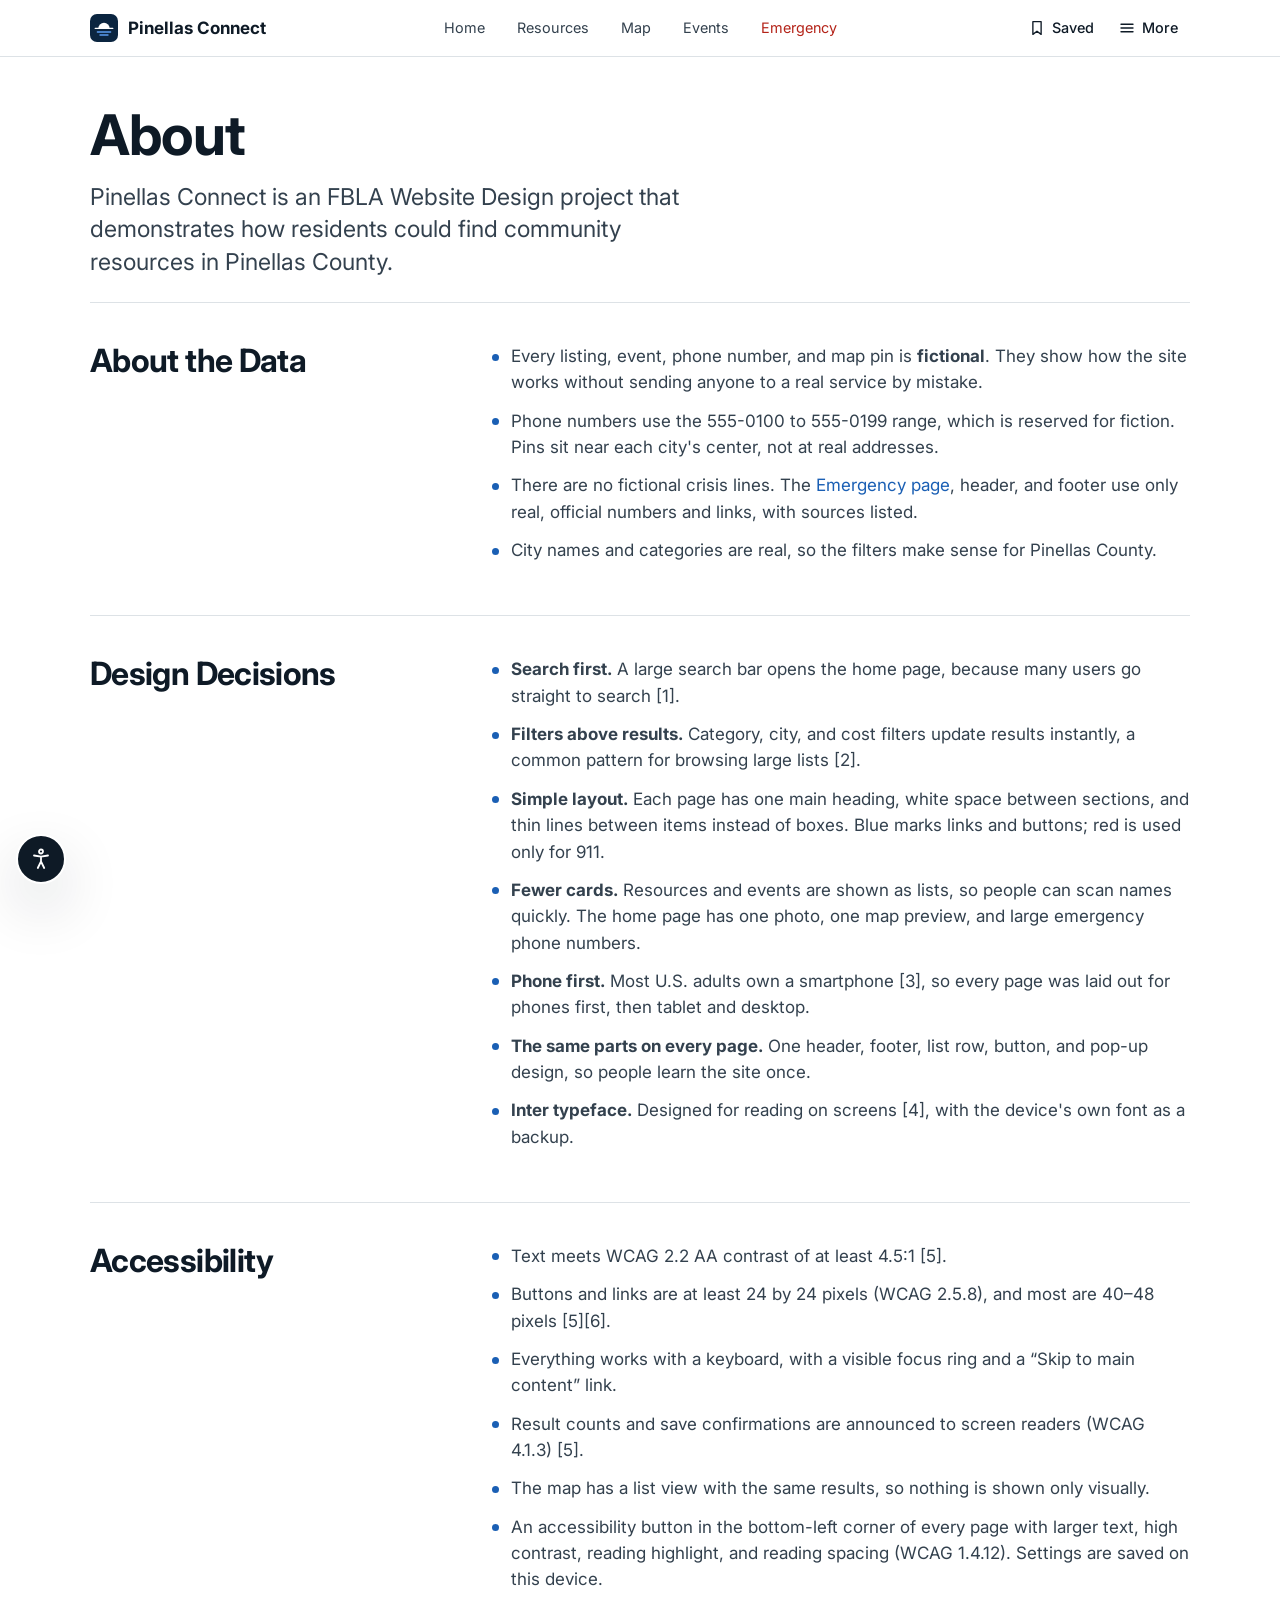
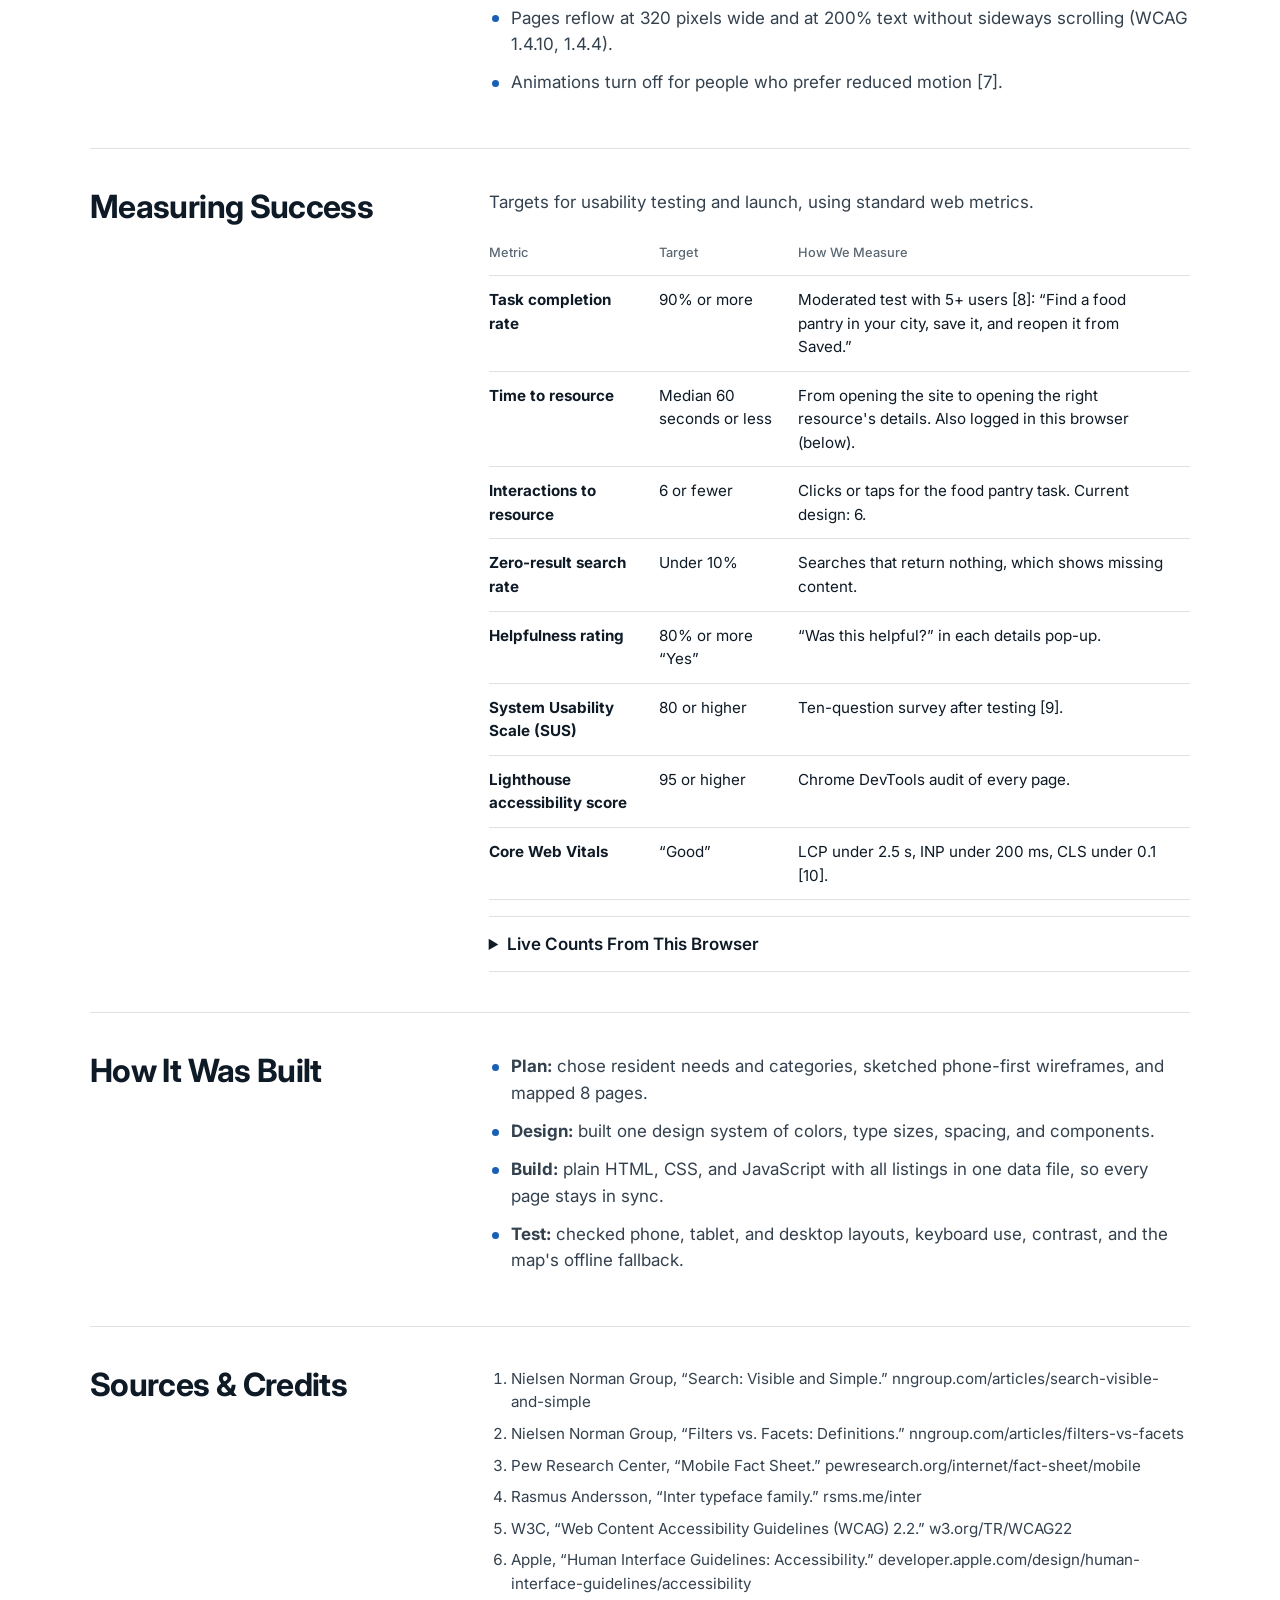
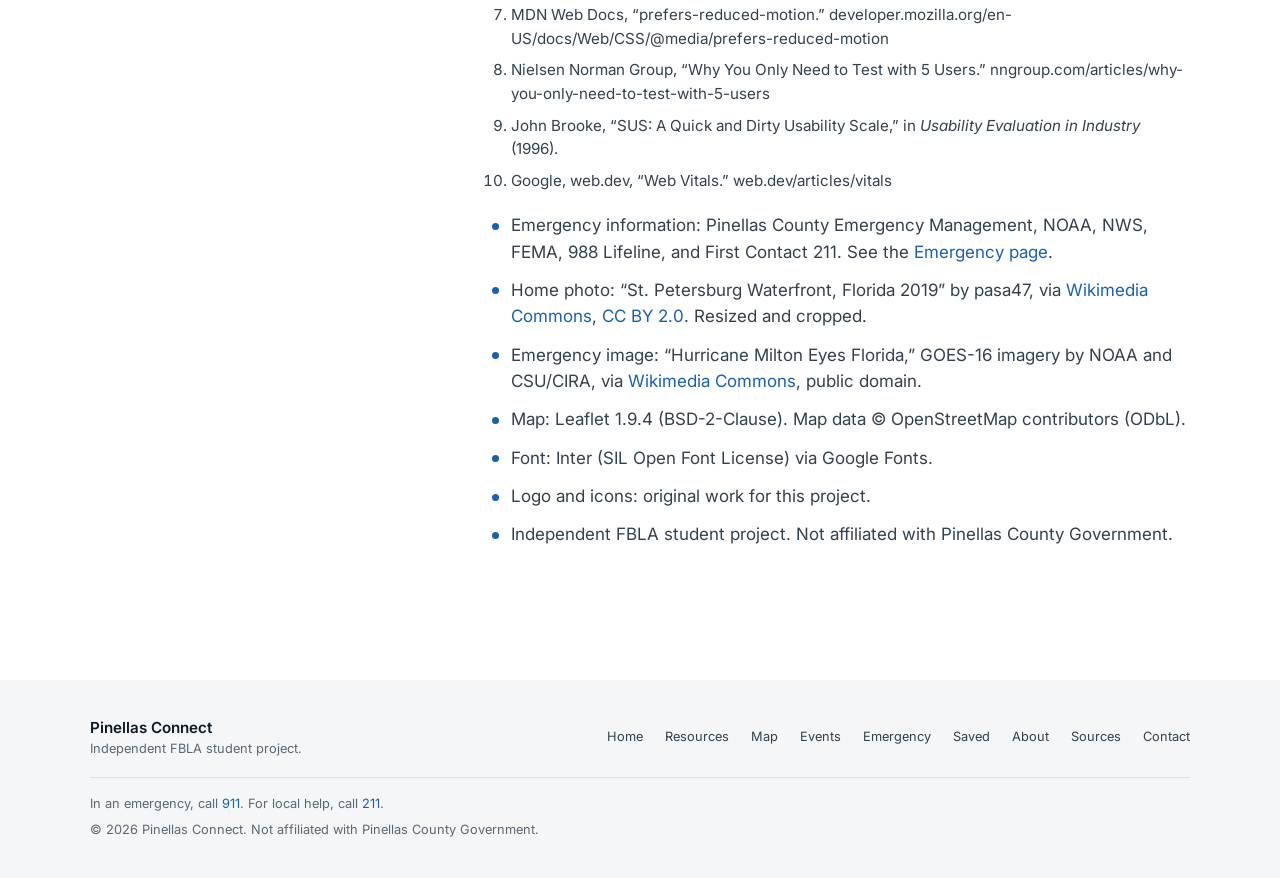
<file: fbla-community-hub/about.html>
<!DOCTYPE html>
<html lang="en">
<head>
  <meta charset="UTF-8">
  <meta name="viewport" content="width=device-width, initial-scale=1.0">
  <meta name="description" content="Why Pinellas Connect exists, how it was designed, and how success is measured.">
  <meta name="theme-color" content="#ffffff">
  <title>About | Pinellas Connect</title>
  <link rel="icon" href="images/logo.svg" type="image/svg+xml">
  <link rel="preconnect" href="https://fonts.googleapis.com">
  <link rel="preconnect" href="https://fonts.gstatic.com" crossorigin>
  <link href="https://fonts.googleapis.com/css2?family=Inter:wght@400;500;600;700&display=swap" rel="stylesheet">
  <link rel="stylesheet" href="css/styles.css?v=13">
</head>
<body>
  <a class="skip-link" href="#main">Skip to main content</a>


  <header class="site-header">
    <div class="container header-inner">
      <a class="logo" href="index.html"><img src="images/logo.svg" alt="" width="28" height="28">Pinellas Connect</a>
      <nav class="nav-links" aria-label="Main">
        <a href="index.html">Home</a>
        <a href="resources.html">Resources</a>
        <a href="map.html">Map</a>
        <a href="events.html">Events</a>
        <a class="nav-emergency" href="emergency.html">Emergency</a>
      </nav>
      <div class="header-actions">
        <a class="saved-link" href="saved.html"><span data-icon="bookmark"></span>Saved<span id="saved-count" class="count-badge" hidden>0</span></a>
        <button id="menu-button" class="more-button" type="button" aria-haspopup="dialog" aria-expanded="false" aria-controls="menu-drawer"><span data-icon="menu"></span><span class="more-label">More</span></button>
      </div>
    </div>
  </header>

  <main id="main">
    <div class="container page-intro">
      <h1>About</h1>
      <p class="lead">Pinellas Connect is an FBLA Website Design project that demonstrates how residents could find community resources in Pinellas County.</p>
    </div>

    <div class="container" style="padding-bottom: 80px">
      <section class="row" id="demo-data">
        <h2>About the Data</h2>
        <div class="row-body">
          <ul class="points">
          <li>Every listing, event, phone number, and map pin is <strong>fictional</strong>. They show how the site works without sending anyone to a real service by mistake.</li>
          <li>Phone numbers use the 555-0100 to 555-0199 range, which is reserved for fiction. Pins sit near each city's center, not at real addresses.</li>
          <li>There are no fictional crisis lines. The <a href="emergency.html">Emergency page</a>, header, and footer use only real, official numbers and links, with sources listed.</li>
          <li>City names and categories are real, so the filters make sense for Pinellas County.</li>
        </ul>
        </div>
      </section>
      <section class="row">
        <h2>Design Decisions</h2>
        <div class="row-body">
          <ul class="points">
          <li><strong>Search first.</strong> A large search bar opens the home page, because many users go straight to search [1].</li>
          <li><strong>Filters above results.</strong> Category, city, and cost filters update results instantly, a common pattern for browsing large lists [2].</li>
          <li><strong>Simple layout.</strong> Each page has one main heading, white space between sections, and thin lines between items instead of boxes. Blue marks links and buttons; red is used only for 911.</li>
          <li><strong>Fewer cards.</strong> Resources and events are shown as lists, so people can scan names quickly. The home page has one photo, one map preview, and large emergency phone numbers.</li>
          <li><strong>Phone first.</strong> Most U.S. adults own a smartphone [3], so every page was laid out for phones first, then tablet and desktop.</li>
          <li><strong>The same parts on every page.</strong> One header, footer, list row, button, and pop-up design, so people learn the site once.</li>
          <li><strong>Inter typeface.</strong> Designed for reading on screens [4], with the device's own font as a backup.</li>
        </ul>
        </div>
      </section>
      <section class="row">
        <h2>Accessibility</h2>
        <div class="row-body">
          <ul class="points">
          <li>Text meets WCAG 2.2 AA contrast of at least 4.5:1 [5].</li>
          <li>Buttons and links are at least 24 by 24 pixels (WCAG 2.5.8), and most are 40–48 pixels [5][6].</li>
          <li>Everything works with a keyboard, with a visible focus ring and a “Skip to main content” link.</li>
          <li>Result counts and save confirmations are announced to screen readers (WCAG 4.1.3) [5].</li>
          <li>The map has a list view with the same results, so nothing is shown only visually.</li>
          <li>An accessibility button in the bottom-left corner of every page with larger text, high contrast, reading highlight, and reading spacing (WCAG 1.4.12). Settings are saved on this device.</li>
          <li>Pages reflow at 320 pixels wide and at 200% text without sideways scrolling (WCAG 1.4.10, 1.4.4).</li>
          <li>Animations turn off for people who prefer reduced motion [7].</li>
        </ul>
        </div>
      </section>
      <section class="row" id="metrics">
        <h2>Measuring Success</h2>
        <div class="row-body">
          <p style="margin-bottom:16px">Targets for usability testing and launch, using standard web metrics.</p>
        <div class="table-wrap">
          <table>
            <caption class="visually-hidden">Success metrics and targets</caption>
            <thead><tr><th scope="col">Metric</th><th scope="col">Target</th><th scope="col">How We Measure</th></tr></thead>
            <tbody>
              <tr><th scope="row">Task completion rate</th><td>90% or more</td><td>Moderated test with 5+ users [8]: “Find a food pantry in your city, save it, and reopen it from Saved.”</td></tr>
              <tr><th scope="row">Time to resource</th><td>Median 60 seconds or less</td><td>From opening the site to opening the right resource's details. Also logged in this browser (below).</td></tr>
              <tr><th scope="row">Interactions to resource</th><td>6 or fewer</td><td>Clicks or taps for the food pantry task. Current design: 6.</td></tr>
              <tr><th scope="row">Zero-result search rate</th><td>Under 10%</td><td>Searches that return nothing, which shows missing content.</td></tr>
              <tr><th scope="row">Helpfulness rating</th><td>80% or more “Yes”</td><td>“Was this helpful?” in each details pop-up.</td></tr>
              <tr><th scope="row">System Usability Scale (SUS)</th><td>80 or higher</td><td>Ten-question survey after testing [9].</td></tr>
              <tr><th scope="row">Lighthouse accessibility score</th><td>95 or higher</td><td>Chrome DevTools audit of every page.</td></tr>
              <tr><th scope="row">Core Web Vitals</th><td>“Good”</td><td>LCP under 2.5 s, INP under 200 ms, CLS under 0.1 [10].</td></tr>
            </tbody>
          </table>
        </div>
        <details class="disclosure">
          <summary>Live Counts From This Browser</summary>
          <p class="muted" style="margin-bottom:12px">Stored only in this browser's localStorage. Median time to resource: <strong id="time-to-resource">—</strong>. Zero-result rate: <strong id="zero-rate">—</strong>. Helpful rating: <strong id="helpful-rate">—</strong>.</p>
          <div class="table-wrap">
            <table>
              <caption class="visually-hidden">Actions counted in this browser</caption>
              <thead><tr><th scope="col">Action</th><th scope="col">Count</th></tr></thead>
              <tbody id="metrics-body"></tbody>
            </table>
          </div>
          <button id="reset-metrics" class="button button-small button-secondary" type="button">Reset Counts</button>
        </details>
        </div>
      </section>
      <section class="row">
        <h2>How It Was Built</h2>
        <div class="row-body">
          <ul class="points">
          <li><strong>Plan:</strong> chose resident needs and categories, sketched phone-first wireframes, and mapped 8 pages.</li>
          <li><strong>Design:</strong> built one design system of colors, type sizes, spacing, and components.</li>
          <li><strong>Build:</strong> plain HTML, CSS, and JavaScript with all listings in one data file, so every page stays in sync.</li>
          <li><strong>Test:</strong> checked phone, tablet, and desktop layouts, keyboard use, contrast, and the map's offline fallback.</li>
        </ul>
        </div>
      </section>
      <section class="row" id="sources">
        <h2>Sources &amp; Credits</h2>
        <div class="row-body">
          <ol class="sources-list">
          <li>Nielsen Norman Group, “Search: Visible and Simple.” nngroup.com/articles/search-visible-and-simple</li>
          <li>Nielsen Norman Group, “Filters vs. Facets: Definitions.” nngroup.com/articles/filters-vs-facets</li>
          <li>Pew Research Center, “Mobile Fact Sheet.” pewresearch.org/internet/fact-sheet/mobile</li>
          <li>Rasmus Andersson, “Inter typeface family.” rsms.me/inter</li>
          <li>W3C, “Web Content Accessibility Guidelines (WCAG) 2.2.” w3.org/TR/WCAG22</li>
          <li>Apple, “Human Interface Guidelines: Accessibility.” developer.apple.com/design/human-interface-guidelines/accessibility</li>
          <li>MDN Web Docs, “prefers-reduced-motion.” developer.mozilla.org/en-US/docs/Web/CSS/@media/prefers-reduced-motion</li>
          <li>Nielsen Norman Group, “Why You Only Need to Test with 5 Users.” nngroup.com/articles/why-you-only-need-to-test-with-5-users</li>
          <li>John Brooke, “SUS: A Quick and Dirty Usability Scale,” in <em>Usability Evaluation in Industry</em> (1996).</li>
          <li>Google, web.dev, “Web Vitals.” web.dev/articles/vitals</li>
        </ol>
        <ul class="points" style="margin-top:20px">
          <li>Emergency information: Pinellas County Emergency Management, NOAA, NWS, FEMA, 988 Lifeline, and First Contact 211. See the <a href="emergency.html">Emergency page</a>.</li>
          <li>Home photo: “St. Petersburg Waterfront, Florida 2019” by pasa47, via <a href="https://commons.wikimedia.org/wiki/File:St._Petersburg_Waterfront,_Florida_2019.jpg">Wikimedia Commons</a>, <a href="https://creativecommons.org/licenses/by/2.0/">CC BY 2.0</a>. Resized and cropped.</li>
          <li>Emergency image: “Hurricane Milton Eyes Florida,” GOES-16 imagery by NOAA and CSU/CIRA, via <a href="https://commons.wikimedia.org/wiki/File:Hurricane_Milton_Eyes_Florida_(CIRA_2024-10-08_-_2024010082220_g16_fd_geocolor_milton-eyes-florida_labels).png">Wikimedia Commons</a>, public domain.</li>
          <li>Map: Leaflet 1.9.4 (BSD-2-Clause). Map data © OpenStreetMap contributors (ODbL).</li>
          <li>Font: Inter (SIL Open Font License) via Google Fonts.</li>
          <li>Logo and icons: original work for this project.</li>
          <li>Independent FBLA student project. Not affiliated with Pinellas County Government.</li>
        </ul>
        </div>
      </section>
    </div>
  </main>

  <dialog id="details-dialog" aria-labelledby="dialog-title">
    <div class="dialog-inner">
      <button id="close-dialog" class="icon-button close-button" type="button" aria-label="Close details"><span data-icon="close"></span></button>
      <div id="dialog-content"></div>
    </div>
  </dialog>

  <dialog id="menu-drawer" class="drawer" aria-label="More pages">
    <div class="drawer-inner">
      <div class="drawer-head">
        <p>More</p>
        <button class="icon-button" type="button" data-close-dialog aria-label="Close"><span data-icon="close"></span></button>
      </div>
      <nav aria-label="More pages">
        <ul>
          <li><a href="about.html">About</a></li>
          <li><a href="about.html#sources">Sources &amp; Credits</a></li>
          <li><a href="contact.html">Contact</a></li>
        </ul>
      </nav>
    </div>
  </dialog>

  <button id="a11y-button" class="a11y-launcher" type="button" aria-haspopup="dialog" aria-expanded="false" aria-controls="a11y-panel" aria-label="Accessibility settings"><span data-icon="disability"></span></button>
  <dialog id="a11y-panel" class="a11y-panel" aria-labelledby="a11y-title">
    <div class="drawer-inner">
      <div class="drawer-head">
        <p id="a11y-title">Accessibility</p>
        <button class="icon-button" type="button" data-close-dialog aria-label="Close accessibility options"><span data-icon="close"></span></button>
      </div>
      <label class="switch">Larger Text <input type="checkbox" data-pref="large-text"></label>
      <label class="switch">High Contrast <input type="checkbox" data-pref="high-contrast"></label>
      <label class="switch">Reading Highlight <input type="checkbox" data-pref="reading-highlight"></label>
      <label class="switch">Reading Spacing <input type="checkbox" data-pref="reading-spacing"></label>
      <div class="a11y-actions">
        <button id="a11y-reset" class="button button-small button-secondary" type="button">Reset</button>
        <button class="button button-small" type="button" data-close-dialog>Done</button>
      </div>
      <p class="muted" style="font-size:.8125rem;margin-top:12px">Saved on this device. Animations follow your system’s reduce-motion setting.</p>
    </div>
  </dialog>

  <footer class="site-footer">
    <div class="container">
      <div class="footer-inner">
        <div>
          <p class="footer-logo">Pinellas Connect</p>
          <p>Independent FBLA student project.</p>
        </div>
        <nav aria-label="Footer">
          <ul class="footer-links">
            <li><a href="index.html">Home</a></li>
            <li><a href="resources.html">Resources</a></li>
            <li><a href="map.html">Map</a></li>
            <li><a href="events.html">Events</a></li>
            <li><a href="emergency.html">Emergency</a></li>
            <li><a href="saved.html">Saved</a></li>
            <li><a href="about.html">About</a></li>
            <li><a href="about.html#sources">Sources</a></li>
            <li><a href="contact.html">Contact</a></li>
          </ul>
        </nav>
      </div>
      <div class="footer-bottom">
        <p>In an emergency, call <a href="tel:911">911</a>. For local help, call <a href="tel:211">211</a>.</p>
        <p>&copy; <span class="js-year">2026</span> Pinellas Connect. Not affiliated with Pinellas County Government.</p>
      </div>
    </div>
  </footer>

  <script src="js/data.js?v=13"></script>
  <script src="js/main.js?v=13"></script>
  <script src="js/about.js?v=13"></script>
</body>
</html>
</file>
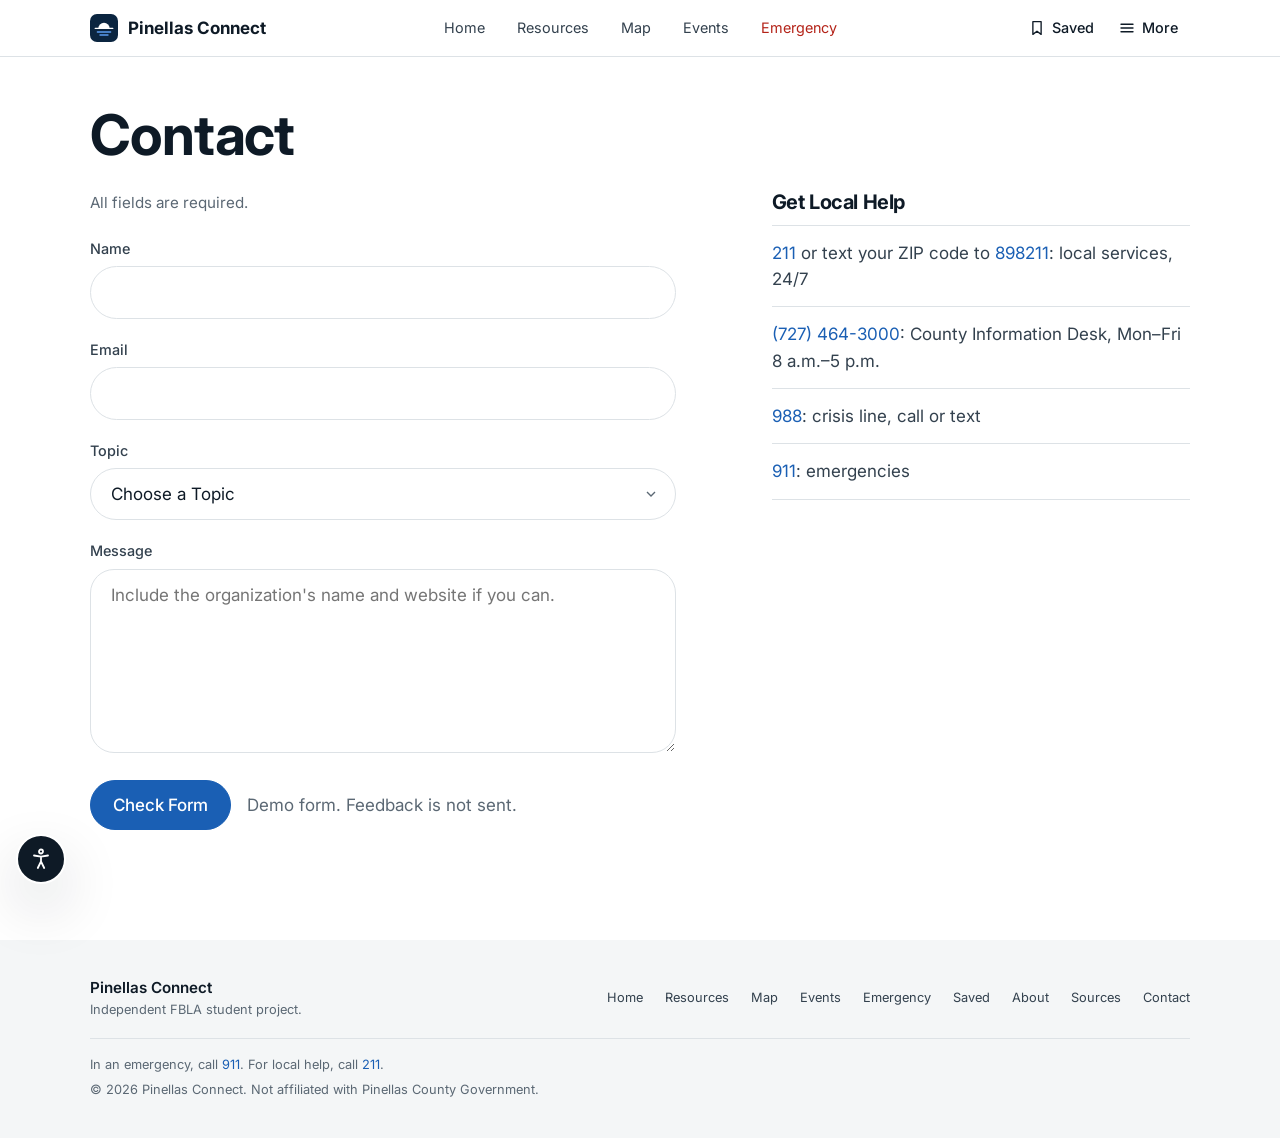
<file: fbla-community-hub/contact.html>
<!DOCTYPE html>
<html lang="en">
<head>
  <meta charset="UTF-8">
  <meta name="viewport" content="width=device-width, initial-scale=1.0">
  <meta name="description" content="Suggest a resource or report outdated information.">
  <meta name="theme-color" content="#ffffff">
  <title>Contact | Pinellas Connect</title>
  <link rel="icon" href="images/logo.svg" type="image/svg+xml">
  <link rel="preconnect" href="https://fonts.googleapis.com">
  <link rel="preconnect" href="https://fonts.gstatic.com" crossorigin>
  <link href="https://fonts.googleapis.com/css2?family=Inter:wght@400;500;600;700&display=swap" rel="stylesheet">
  <link rel="stylesheet" href="css/styles.css?v=13">
</head>
<body>
  <a class="skip-link" href="#main">Skip to main content</a>


  <header class="site-header">
    <div class="container header-inner">
      <a class="logo" href="index.html"><img src="images/logo.svg" alt="" width="28" height="28">Pinellas Connect</a>
      <nav class="nav-links" aria-label="Main">
        <a href="index.html">Home</a>
        <a href="resources.html">Resources</a>
        <a href="map.html">Map</a>
        <a href="events.html">Events</a>
        <a class="nav-emergency" href="emergency.html">Emergency</a>
      </nav>
      <div class="header-actions">
        <a class="saved-link" href="saved.html"><span data-icon="bookmark"></span>Saved<span id="saved-count" class="count-badge" hidden>0</span></a>
        <button id="menu-button" class="more-button" type="button" aria-haspopup="dialog" aria-expanded="false" aria-controls="menu-drawer"><span data-icon="menu"></span><span class="more-label">More</span></button>
      </div>
    </div>
  </header>

  <main id="main">
    <div class="container page-intro">
      <h1>Contact</h1>
    </div>

    <div class="container contact-layout">
      <div>
        <form id="contact-form" novalidate>
          <p class="form-note">All fields are required.</p>
          <div class="field">
            <label for="name">Name</label>
            <input id="name" type="text" autocomplete="name" aria-describedby="name-error">
            <p id="name-error" class="error" aria-live="polite"></p>
          </div>
          <div class="field">
            <label for="email">Email</label>
            <input id="email" type="email" autocomplete="email" aria-describedby="email-error">
            <p id="email-error" class="error" aria-live="polite"></p>
          </div>
          <div class="field">
            <label for="topic">Topic</label>
            <select id="topic" aria-describedby="topic-error">
              <option value="">Choose a Topic</option>
              <option value="suggest">Suggest a Resource</option>
              <option value="update">Report Outdated Info</option>
              <option value="event">Suggest an Event</option>
              <option value="feedback">Website Feedback</option>
            </select>
            <p id="topic-error" class="error" aria-live="polite"></p>
          </div>
          <div class="field">
            <label for="message">Message</label>
            <textarea id="message" rows="6" aria-describedby="message-error" placeholder="Include the organization's name and website if you can."></textarea>
            <p id="message-error" class="error" aria-live="polite"></p>
          </div>
          <div class="form-submit">
            <button class="button" type="submit" aria-describedby="demo-note">Check Form</button>
            <p id="demo-note" class="muted">Demo form. Feedback is not sent.</p>
          </div>
        </form>

        <div id="form-success" class="success-box" tabindex="-1" hidden>
          <h2>Form Looks Good, <span id="success-name"></span></h2>
          <p>Everything is filled out correctly. This is a demo form, so your feedback was not sent.</p>
          <button id="send-another" class="button button-secondary" type="button">Start Over</button>
        </div>
      </div>

      <aside class="side-info" aria-labelledby="help-heading">
        <h2 id="help-heading">Get Local Help</h2>
        <ul>
          <li><a href="tel:211">211</a> or text your ZIP code to <a href="sms:898211">898211</a>: local services, 24/7</li>
          <li><a href="tel:7274643000">(727) 464-3000</a>: County Information Desk, Mon–Fri 8 a.m.–5 p.m.</li>
          <li><a href="tel:988">988</a>: crisis line, call or text</li>
          <li><a href="tel:911">911</a>: emergencies</li>
        </ul>
      </aside>
    </div>
  </main>

  <dialog id="details-dialog" aria-labelledby="dialog-title">
    <div class="dialog-inner">
      <button id="close-dialog" class="icon-button close-button" type="button" aria-label="Close details"><span data-icon="close"></span></button>
      <div id="dialog-content"></div>
    </div>
  </dialog>

  <dialog id="menu-drawer" class="drawer" aria-label="More pages">
    <div class="drawer-inner">
      <div class="drawer-head">
        <p>More</p>
        <button class="icon-button" type="button" data-close-dialog aria-label="Close"><span data-icon="close"></span></button>
      </div>
      <nav aria-label="More pages">
        <ul>
          <li><a href="about.html">About</a></li>
          <li><a href="about.html#sources">Sources &amp; Credits</a></li>
          <li><a href="contact.html">Contact</a></li>
        </ul>
      </nav>
    </div>
  </dialog>

  <button id="a11y-button" class="a11y-launcher" type="button" aria-haspopup="dialog" aria-expanded="false" aria-controls="a11y-panel" aria-label="Accessibility settings"><span data-icon="disability"></span></button>
  <dialog id="a11y-panel" class="a11y-panel" aria-labelledby="a11y-title">
    <div class="drawer-inner">
      <div class="drawer-head">
        <p id="a11y-title">Accessibility</p>
        <button class="icon-button" type="button" data-close-dialog aria-label="Close accessibility options"><span data-icon="close"></span></button>
      </div>
      <label class="switch">Larger Text <input type="checkbox" data-pref="large-text"></label>
      <label class="switch">High Contrast <input type="checkbox" data-pref="high-contrast"></label>
      <label class="switch">Reading Highlight <input type="checkbox" data-pref="reading-highlight"></label>
      <label class="switch">Reading Spacing <input type="checkbox" data-pref="reading-spacing"></label>
      <div class="a11y-actions">
        <button id="a11y-reset" class="button button-small button-secondary" type="button">Reset</button>
        <button class="button button-small" type="button" data-close-dialog>Done</button>
      </div>
      <p class="muted" style="font-size:.8125rem;margin-top:12px">Saved on this device. Animations follow your system’s reduce-motion setting.</p>
    </div>
  </dialog>

  <footer class="site-footer">
    <div class="container">
      <div class="footer-inner">
        <div>
          <p class="footer-logo">Pinellas Connect</p>
          <p>Independent FBLA student project.</p>
        </div>
        <nav aria-label="Footer">
          <ul class="footer-links">
            <li><a href="index.html">Home</a></li>
            <li><a href="resources.html">Resources</a></li>
            <li><a href="map.html">Map</a></li>
            <li><a href="events.html">Events</a></li>
            <li><a href="emergency.html">Emergency</a></li>
            <li><a href="saved.html">Saved</a></li>
            <li><a href="about.html">About</a></li>
            <li><a href="about.html#sources">Sources</a></li>
            <li><a href="contact.html">Contact</a></li>
          </ul>
        </nav>
      </div>
      <div class="footer-bottom">
        <p>In an emergency, call <a href="tel:911">911</a>. For local help, call <a href="tel:211">211</a>.</p>
        <p>&copy; <span class="js-year">2026</span> Pinellas Connect. Not affiliated with Pinellas County Government.</p>
      </div>
    </div>
  </footer>

  <script src="js/data.js?v=13"></script>
  <script src="js/main.js?v=13"></script>
  <script src="js/contact.js?v=13"></script>
</body>
</html>
</file>
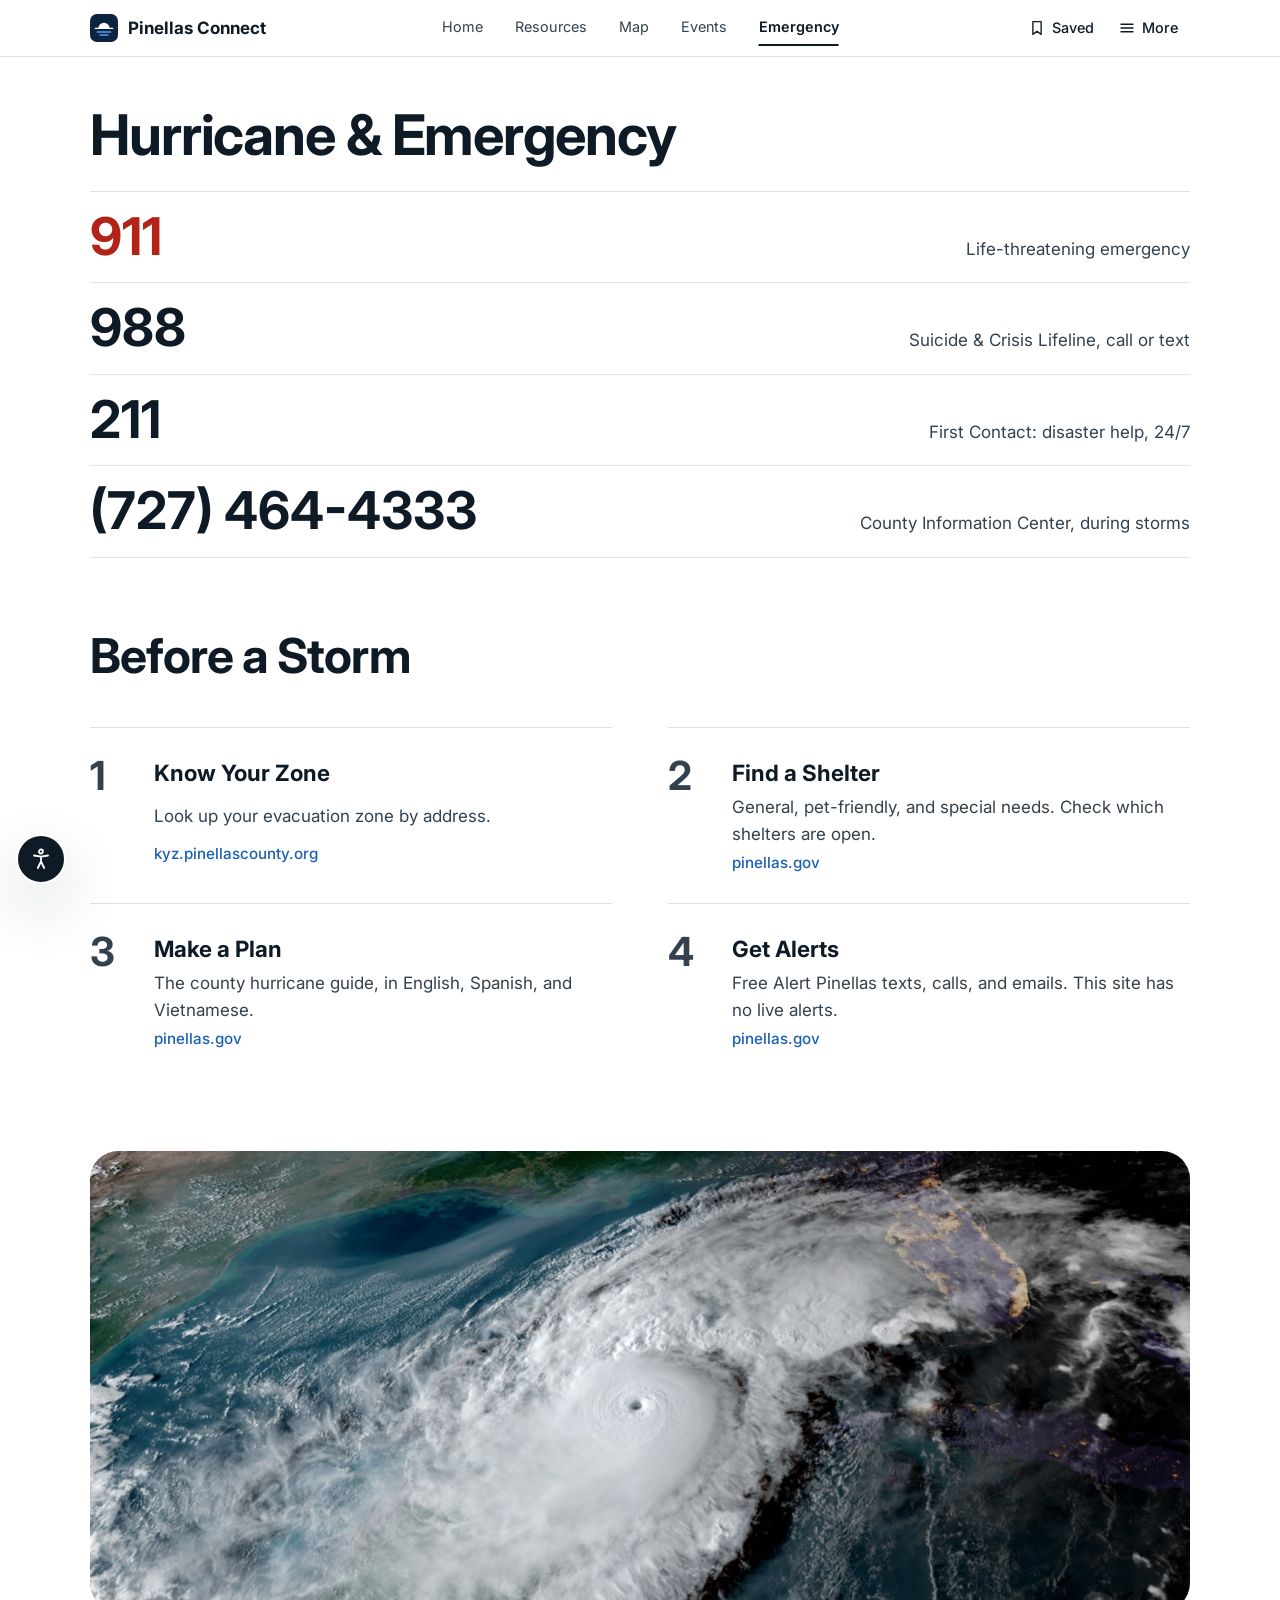
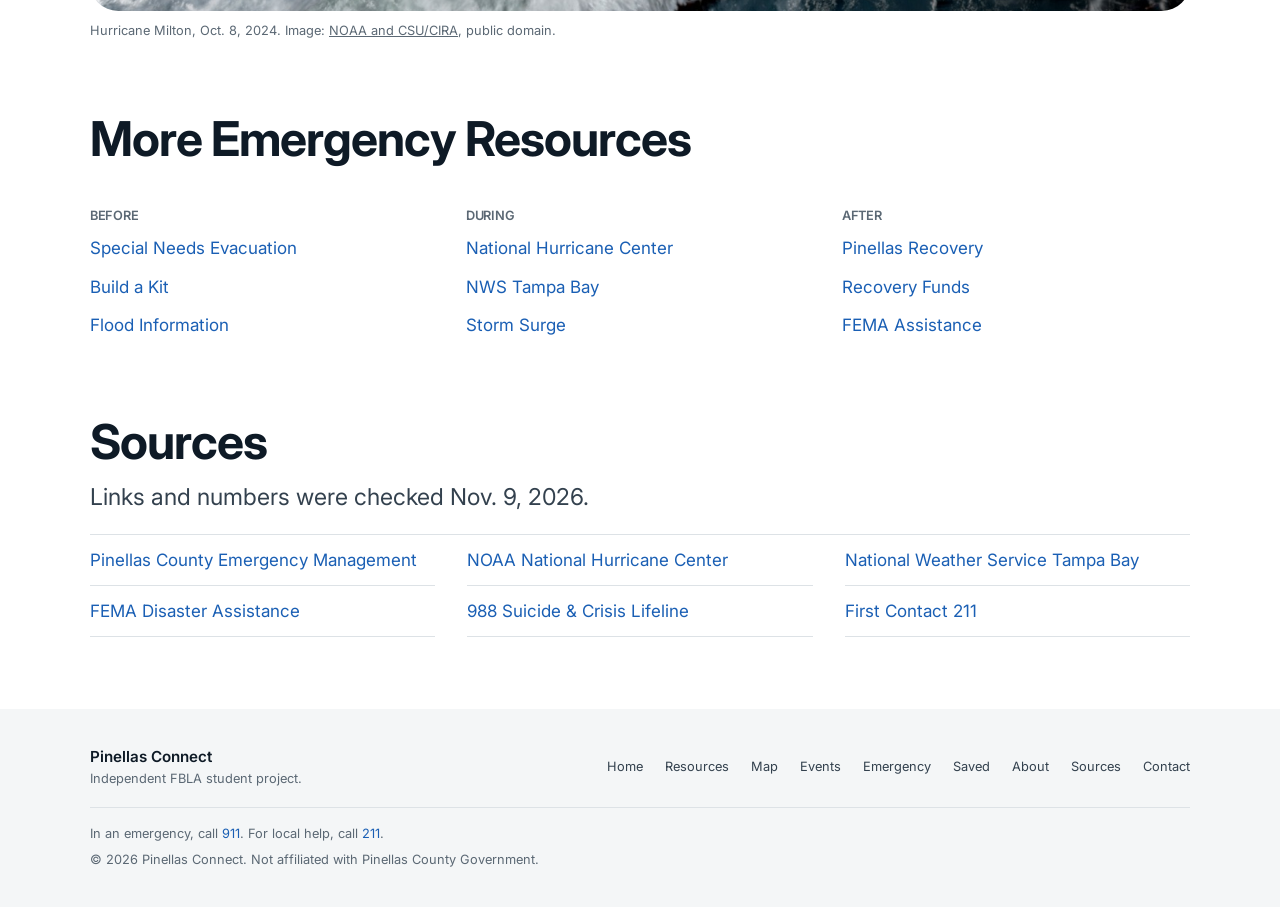
<file: fbla-community-hub/emergency.html>
<!DOCTYPE html>
<html lang="en">
<head>
  <meta charset="UTF-8">
  <meta name="viewport" content="width=device-width, initial-scale=1.0">
  <meta name="description" content="Evacuation zones, shelters, and official emergency help for Pinellas County.">
  <meta name="theme-color" content="#ffffff">
  <title>Hurricane & Emergency | Pinellas Connect</title>
  <link rel="icon" href="images/logo.svg" type="image/svg+xml">
  <link rel="preconnect" href="https://fonts.googleapis.com">
  <link rel="preconnect" href="https://fonts.gstatic.com" crossorigin>
  <link href="https://fonts.googleapis.com/css2?family=Inter:wght@400;500;600;700&display=swap" rel="stylesheet">
  <link rel="stylesheet" href="css/styles.css?v=13">
</head>
<body>
  <a class="skip-link" href="#main">Skip to main content</a>


  <header class="site-header">
    <div class="container header-inner">
      <a class="logo" href="index.html"><img src="images/logo.svg" alt="" width="28" height="28">Pinellas Connect</a>
      <nav class="nav-links" aria-label="Main">
        <a href="index.html">Home</a>
        <a href="resources.html">Resources</a>
        <a href="map.html">Map</a>
        <a href="events.html">Events</a>
        <a class="nav-emergency" href="emergency.html">Emergency</a>
      </nav>
      <div class="header-actions">
        <a class="saved-link" href="saved.html"><span data-icon="bookmark"></span>Saved<span id="saved-count" class="count-badge" hidden>0</span></a>
        <button id="menu-button" class="more-button" type="button" aria-haspopup="dialog" aria-expanded="false" aria-controls="menu-drawer"><span data-icon="menu"></span><span class="more-label">More</span></button>
      </div>
    </div>
  </header>

  <main id="main">
    <div class="container page-intro">
      <h1>Hurricane &amp; Emergency</h1>
    </div>

    <section class="container" aria-labelledby="call-heading">
      <h2 id="call-heading" class="visually-hidden">Phone Numbers</h2>
      <div class="call-list">
        <a class="call-row-link is-911" href="tel:911"><strong>911</strong><span>Life-threatening emergency</span></a>
        <a class="call-row-link" href="tel:988"><strong>988</strong><span>Suicide &amp; Crisis Lifeline, call or text</span></a>
        <a class="call-row-link" href="tel:211"><strong>211</strong><span>First Contact: disaster help, 24/7</span></a>
        <a class="call-row-link" href="tel:7274644333"><strong>(727) 464-4333</strong><span>County Information Center, during storms</span></a>
      </div>
    </section>

    <section class="section" aria-labelledby="actions-heading">
      <div class="container">
        <div class="section-intro">
          <h2 id="actions-heading">Before a Storm</h2>
        </div>
        <div class="steps">
          <a class="step" href="https://kyz.pinellascounty.org" target="_blank" rel="noopener">
            <span class="step-number" aria-hidden="true">1</span>
            <strong>Know Your Zone</strong><span>Look up your evacuation zone by address.</span><span class="source">kyz.pinellascounty.org<span class="visually-hidden"> (opens in a new tab)</span></span>
          </a>
          <a class="step" href="https://pinellas.gov/emergency-information/public-shelters/" target="_blank" rel="noopener">
            <span class="step-number" aria-hidden="true">2</span>
            <strong>Find a Shelter</strong><span>General, pet-friendly, and special needs. Check which shelters are open.</span><span class="source">pinellas.gov<span class="visually-hidden"> (opens in a new tab)</span></span>
          </a>
          <a class="step" href="https://pinellas.gov/hurricane-guide/" target="_blank" rel="noopener">
            <span class="step-number" aria-hidden="true">3</span>
            <strong>Make a Plan</strong><span>The county hurricane guide, in English, Spanish, and Vietnamese.</span><span class="source">pinellas.gov<span class="visually-hidden"> (opens in a new tab)</span></span>
          </a>
          <a class="step" href="https://pinellas.gov/alert-pinellas/" target="_blank" rel="noopener">
            <span class="step-number" aria-hidden="true">4</span>
            <strong>Get Alerts</strong><span>Free Alert Pinellas texts, calls, and emails. This site has no live alerts.</span><span class="source">pinellas.gov<span class="visually-hidden"> (opens in a new tab)</span></span>
          </a>
        </div>
      </div>
    </section>

    <section class="container" aria-label="Hurricane Milton satellite image">
      <figure class="wide-figure">
        <img src="images/hurricane-milton-noaa.jpg" alt="Satellite image of Hurricane Milton over the Gulf of Mexico, approaching Florida's west coast" width="1400" height="775" loading="lazy">
        <figcaption class="caption">Hurricane Milton, Oct. 8, 2024. Image: <a href="https://commons.wikimedia.org/wiki/File:Hurricane_Milton_Eyes_Florida_(CIRA_2024-10-08_-_2024010082220_g16_fd_geocolor_milton-eyes-florida_labels).png" target="_blank" rel="noopener">NOAA and CSU/CIRA</a>, public domain.</figcaption>
      </figure>
    </section>

    <section class="section" aria-labelledby="links-heading">
      <div class="container">
        <div class="section-intro">
          <h2 id="links-heading">More Emergency Resources</h2>
        </div>
        <div class="link-columns">
          <div>
            <h3>Before</h3>
            <ul>
              <li><a href="https://pinellas.gov/special-needs/" target="_blank" rel="noopener">Special Needs Evacuation</a></li>
              <li><a href="https://pinellas.gov/make-a-plan/build-your-emergency-kit" target="_blank" rel="noopener">Build a Kit</a></li>
              <li><a href="https://pinellas.gov/flood-information/" target="_blank" rel="noopener">Flood Information</a></li>
            </ul>
          </div>
          <div>
            <h3>During</h3>
            <ul>
              <li><a href="https://www.nhc.noaa.gov/" target="_blank" rel="noopener">National Hurricane Center</a></li>
              <li><a href="https://www.weather.gov/tbw/" target="_blank" rel="noopener">NWS Tampa Bay</a></li>
              <li><a href="https://pinellas.gov/storm-surge/" target="_blank" rel="noopener">Storm Surge</a></li>
            </ul>
          </div>
          <div>
            <h3>After</h3>
            <ul>
              <li><a href="https://recover.pinellas.gov" target="_blank" rel="noopener">Pinellas Recovery</a></li>
              <li><a href="https://pinellas.gov/services/apply-for-hurricane-recovery-funds/" target="_blank" rel="noopener">Recovery Funds</a></li>
              <li><a href="https://www.disasterassistance.gov/" target="_blank" rel="noopener">FEMA Assistance</a></li>
            </ul>
          </div>
        </div>
        <p class="visually-hidden">Links open in a new tab.</p>
      </div>
    </section>

    <section class="section" style="padding-top:0" aria-labelledby="sources-heading">
      <div class="container sources-box">
        <h2 id="sources-heading">Sources</h2>
        <p class="lead" style="margin-top:12px">Links and numbers were checked Nov. 9, 2026.</p>
        <ul>
          <li><a href="https://pinellas.gov/department/emergency-management/" target="_blank" rel="noopener">Pinellas County Emergency Management</a></li>
          <li><a href="https://www.nhc.noaa.gov/" target="_blank" rel="noopener">NOAA National Hurricane Center</a></li>
          <li><a href="https://www.weather.gov/tbw/" target="_blank" rel="noopener">National Weather Service Tampa Bay</a></li>
          <li><a href="https://www.disasterassistance.gov/" target="_blank" rel="noopener">FEMA Disaster Assistance</a></li>
          <li><a href="https://988lifeline.org/" target="_blank" rel="noopener">988 Suicide &amp; Crisis Lifeline</a></li>
          <li><a href="https://www.firstcontact.org/" target="_blank" rel="noopener">First Contact 211</a></li>
        </ul>
      </div>
    </section>
  </main>

  <dialog id="details-dialog" aria-labelledby="dialog-title">
    <div class="dialog-inner">
      <button id="close-dialog" class="icon-button close-button" type="button" aria-label="Close details"><span data-icon="close"></span></button>
      <div id="dialog-content"></div>
    </div>
  </dialog>

  <dialog id="menu-drawer" class="drawer" aria-label="More pages">
    <div class="drawer-inner">
      <div class="drawer-head">
        <p>More</p>
        <button class="icon-button" type="button" data-close-dialog aria-label="Close"><span data-icon="close"></span></button>
      </div>
      <nav aria-label="More pages">
        <ul>
          <li><a href="about.html">About</a></li>
          <li><a href="about.html#sources">Sources &amp; Credits</a></li>
          <li><a href="contact.html">Contact</a></li>
        </ul>
      </nav>
    </div>
  </dialog>

  <button id="a11y-button" class="a11y-launcher" type="button" aria-haspopup="dialog" aria-expanded="false" aria-controls="a11y-panel" aria-label="Accessibility settings"><span data-icon="disability"></span></button>
  <dialog id="a11y-panel" class="a11y-panel" aria-labelledby="a11y-title">
    <div class="drawer-inner">
      <div class="drawer-head">
        <p id="a11y-title">Accessibility</p>
        <button class="icon-button" type="button" data-close-dialog aria-label="Close accessibility options"><span data-icon="close"></span></button>
      </div>
      <label class="switch">Larger Text <input type="checkbox" data-pref="large-text"></label>
      <label class="switch">High Contrast <input type="checkbox" data-pref="high-contrast"></label>
      <label class="switch">Reading Highlight <input type="checkbox" data-pref="reading-highlight"></label>
      <label class="switch">Reading Spacing <input type="checkbox" data-pref="reading-spacing"></label>
      <div class="a11y-actions">
        <button id="a11y-reset" class="button button-small button-secondary" type="button">Reset</button>
        <button class="button button-small" type="button" data-close-dialog>Done</button>
      </div>
      <p class="muted" style="font-size:.8125rem;margin-top:12px">Saved on this device. Animations follow your system’s reduce-motion setting.</p>
    </div>
  </dialog>

  <footer class="site-footer">
    <div class="container">
      <div class="footer-inner">
        <div>
          <p class="footer-logo">Pinellas Connect</p>
          <p>Independent FBLA student project.</p>
        </div>
        <nav aria-label="Footer">
          <ul class="footer-links">
            <li><a href="index.html">Home</a></li>
            <li><a href="resources.html">Resources</a></li>
            <li><a href="map.html">Map</a></li>
            <li><a href="events.html">Events</a></li>
            <li><a href="emergency.html">Emergency</a></li>
            <li><a href="saved.html">Saved</a></li>
            <li><a href="about.html">About</a></li>
            <li><a href="about.html#sources">Sources</a></li>
            <li><a href="contact.html">Contact</a></li>
          </ul>
        </nav>
      </div>
      <div class="footer-bottom">
        <p>In an emergency, call <a href="tel:911">911</a>. For local help, call <a href="tel:211">211</a>.</p>
        <p>&copy; <span class="js-year">2026</span> Pinellas Connect. Not affiliated with Pinellas County Government.</p>
      </div>
    </div>
  </footer>

  <script src="js/data.js?v=13"></script>
  <script src="js/main.js?v=13"></script>

</body>
</html>
</file>
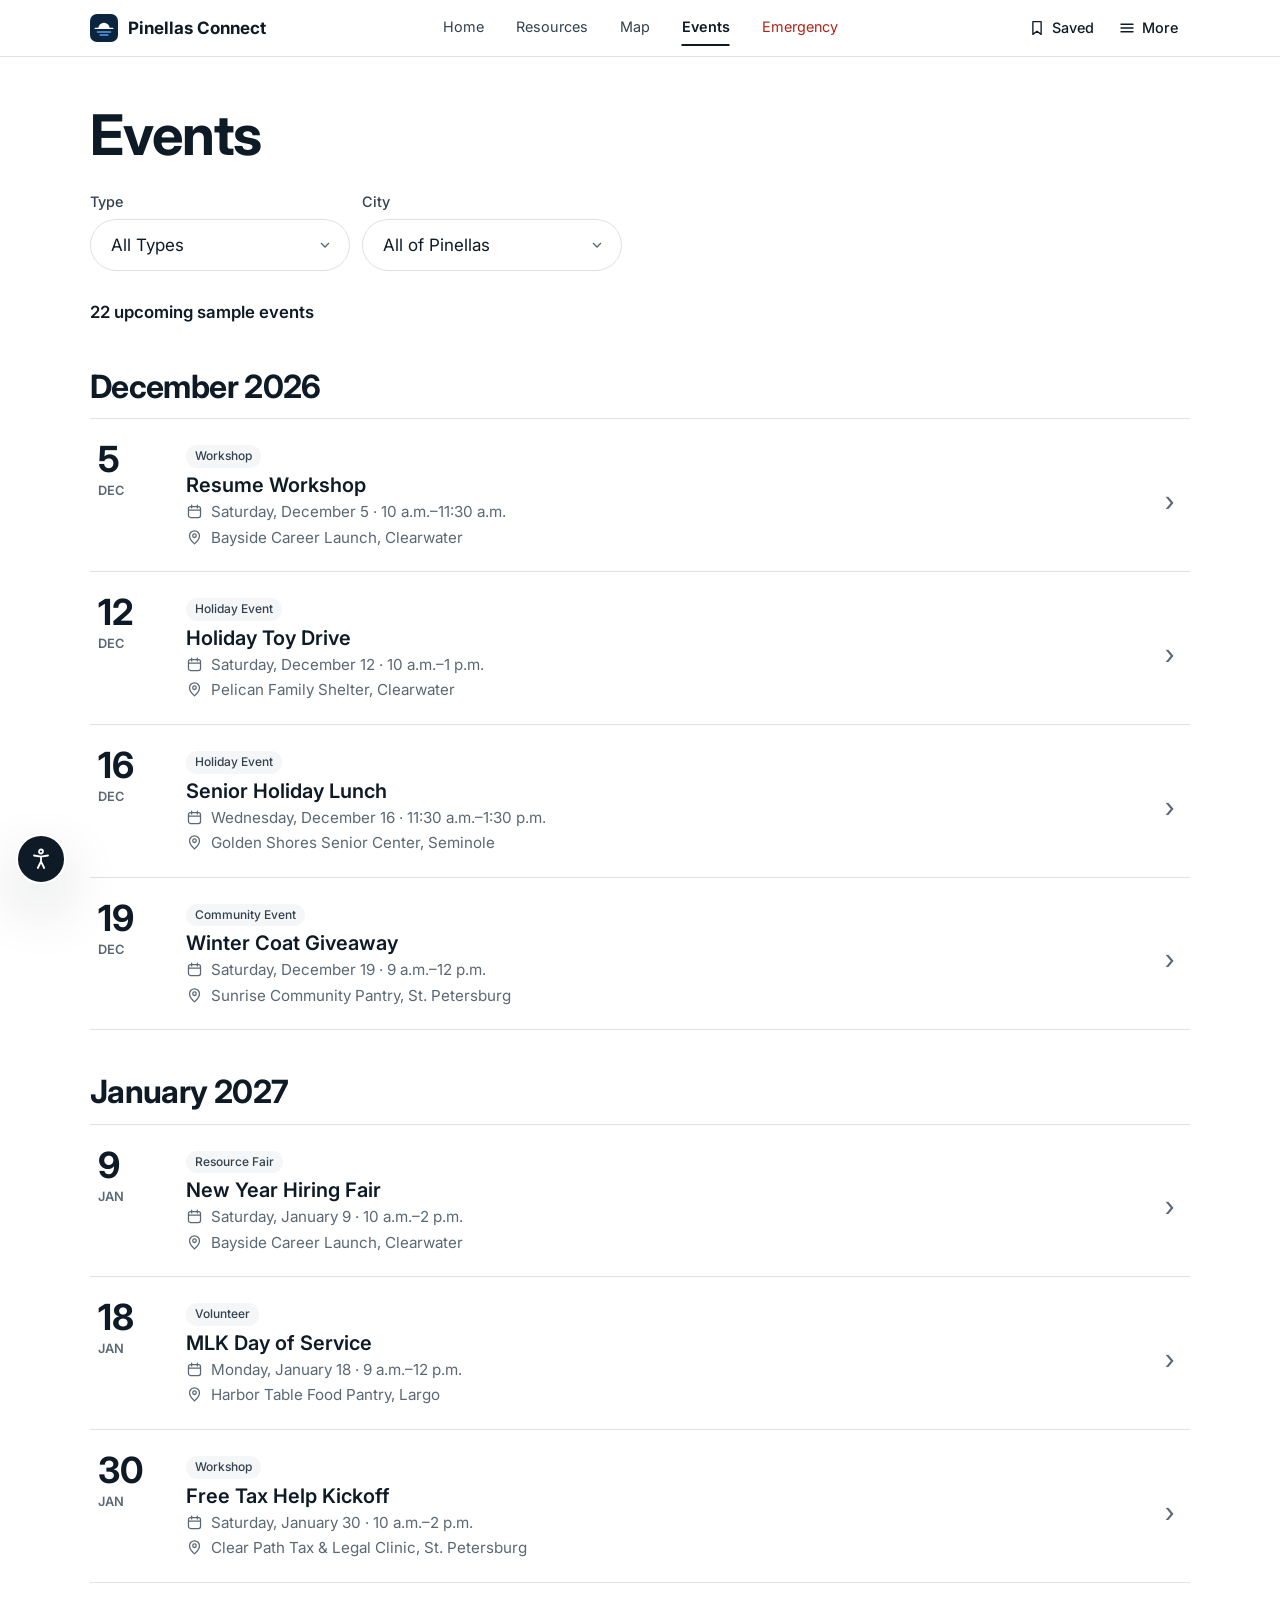
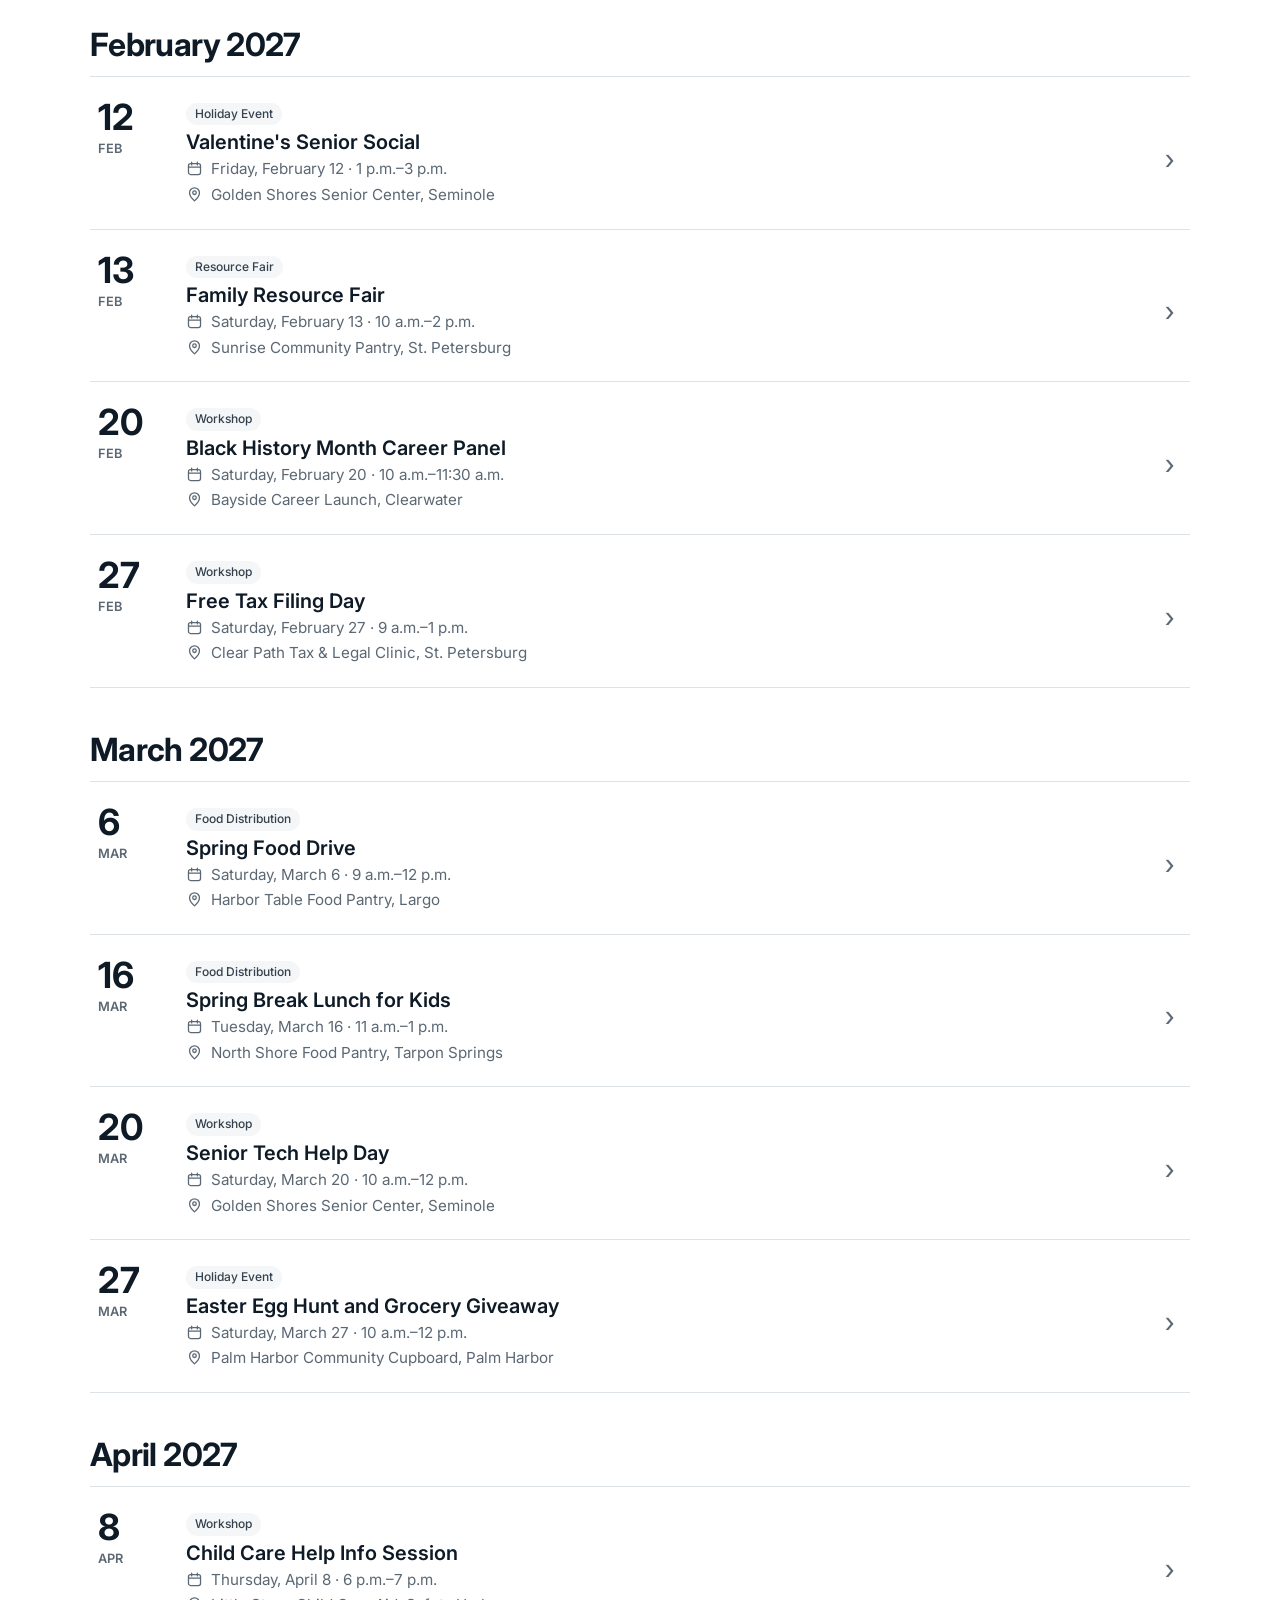
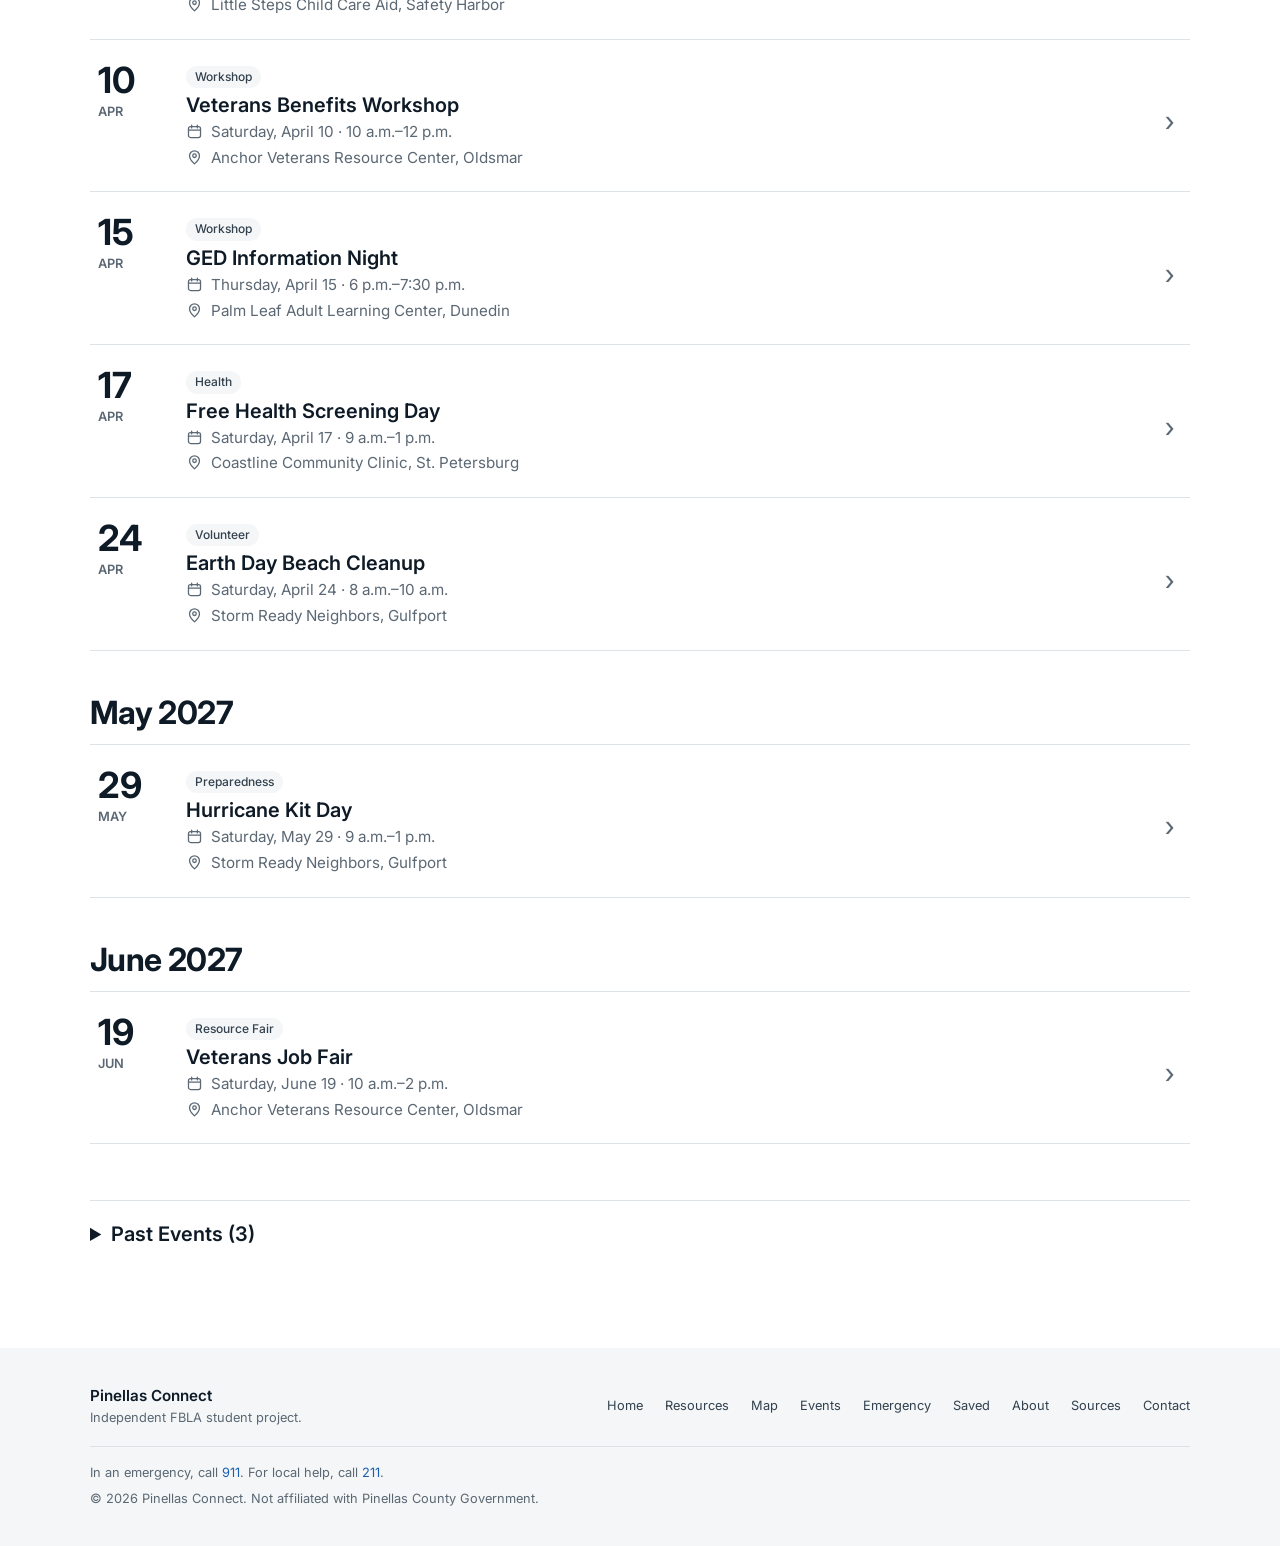
<file: fbla-community-hub/events.html>
<!DOCTYPE html>
<html lang="en">
<head>
  <meta charset="UTF-8">
  <meta name="viewport" content="width=device-width, initial-scale=1.0">
  <meta name="description" content="Upcoming community events in Pinellas County.">
  <meta name="theme-color" content="#ffffff">
  <title>Events | Pinellas Connect</title>
  <link rel="icon" href="images/logo.svg" type="image/svg+xml">
  <link rel="preconnect" href="https://fonts.googleapis.com">
  <link rel="preconnect" href="https://fonts.gstatic.com" crossorigin>
  <link href="https://fonts.googleapis.com/css2?family=Inter:wght@400;500;600;700&display=swap" rel="stylesheet">
  <link rel="stylesheet" href="css/styles.css?v=13">
</head>
<body>
  <a class="skip-link" href="#main">Skip to main content</a>


  <header class="site-header">
    <div class="container header-inner">
      <a class="logo" href="index.html"><img src="images/logo.svg" alt="" width="28" height="28">Pinellas Connect</a>
      <nav class="nav-links" aria-label="Main">
        <a href="index.html">Home</a>
        <a href="resources.html">Resources</a>
        <a href="map.html">Map</a>
        <a href="events.html">Events</a>
        <a class="nav-emergency" href="emergency.html">Emergency</a>
      </nav>
      <div class="header-actions">
        <a class="saved-link" href="saved.html"><span data-icon="bookmark"></span>Saved<span id="saved-count" class="count-badge" hidden>0</span></a>
        <button id="menu-button" class="more-button" type="button" aria-haspopup="dialog" aria-expanded="false" aria-controls="menu-drawer"><span data-icon="menu"></span><span class="more-label">More</span></button>
      </div>
    </div>
  </header>

  <main id="main">
    <div class="container page-intro">
      <h1>Events</h1>
    </div>

    <div class="container" style="padding-bottom: 80px">
      <form class="filter-row" aria-label="Filter events" onsubmit="return false">
        <div class="field">
          <label for="event-type">Type</label>
          <select id="event-type"><option value="all">All Types</option></select>
        </div>
        <div class="field">
          <label for="event-city">City</label>
          <select id="event-city" data-fill="cities"><option value="all">All of Pinellas</option></select>
        </div>
      </form>

      <p id="event-count" class="results-count" aria-live="polite" style="margin-top: 28px"></p>
      <div id="event-list"></div>
      <div id="no-events" hidden></div>
      <details id="past-events" class="past-events">
        <summary>Past Events (<span id="past-count">0</span>)</summary>
        <div id="past-list"></div>
      </details>
    </div>
  </main>

  <dialog id="details-dialog" aria-labelledby="dialog-title">
    <div class="dialog-inner">
      <button id="close-dialog" class="icon-button close-button" type="button" aria-label="Close details"><span data-icon="close"></span></button>
      <div id="dialog-content"></div>
    </div>
  </dialog>

  <dialog id="menu-drawer" class="drawer" aria-label="More pages">
    <div class="drawer-inner">
      <div class="drawer-head">
        <p>More</p>
        <button class="icon-button" type="button" data-close-dialog aria-label="Close"><span data-icon="close"></span></button>
      </div>
      <nav aria-label="More pages">
        <ul>
          <li><a href="about.html">About</a></li>
          <li><a href="about.html#sources">Sources &amp; Credits</a></li>
          <li><a href="contact.html">Contact</a></li>
        </ul>
      </nav>
    </div>
  </dialog>

  <button id="a11y-button" class="a11y-launcher" type="button" aria-haspopup="dialog" aria-expanded="false" aria-controls="a11y-panel" aria-label="Accessibility settings"><span data-icon="disability"></span></button>
  <dialog id="a11y-panel" class="a11y-panel" aria-labelledby="a11y-title">
    <div class="drawer-inner">
      <div class="drawer-head">
        <p id="a11y-title">Accessibility</p>
        <button class="icon-button" type="button" data-close-dialog aria-label="Close accessibility options"><span data-icon="close"></span></button>
      </div>
      <label class="switch">Larger Text <input type="checkbox" data-pref="large-text"></label>
      <label class="switch">High Contrast <input type="checkbox" data-pref="high-contrast"></label>
      <label class="switch">Reading Highlight <input type="checkbox" data-pref="reading-highlight"></label>
      <label class="switch">Reading Spacing <input type="checkbox" data-pref="reading-spacing"></label>
      <div class="a11y-actions">
        <button id="a11y-reset" class="button button-small button-secondary" type="button">Reset</button>
        <button class="button button-small" type="button" data-close-dialog>Done</button>
      </div>
      <p class="muted" style="font-size:.8125rem;margin-top:12px">Saved on this device. Animations follow your system’s reduce-motion setting.</p>
    </div>
  </dialog>

  <footer class="site-footer">
    <div class="container">
      <div class="footer-inner">
        <div>
          <p class="footer-logo">Pinellas Connect</p>
          <p>Independent FBLA student project.</p>
        </div>
        <nav aria-label="Footer">
          <ul class="footer-links">
            <li><a href="index.html">Home</a></li>
            <li><a href="resources.html">Resources</a></li>
            <li><a href="map.html">Map</a></li>
            <li><a href="events.html">Events</a></li>
            <li><a href="emergency.html">Emergency</a></li>
            <li><a href="saved.html">Saved</a></li>
            <li><a href="about.html">About</a></li>
            <li><a href="about.html#sources">Sources</a></li>
            <li><a href="contact.html">Contact</a></li>
          </ul>
        </nav>
      </div>
      <div class="footer-bottom">
        <p>In an emergency, call <a href="tel:911">911</a>. For local help, call <a href="tel:211">211</a>.</p>
        <p>&copy; <span class="js-year">2026</span> Pinellas Connect. Not affiliated with Pinellas County Government.</p>
      </div>
    </div>
  </footer>

  <script src="js/data.js?v=13"></script>
  <script src="js/main.js?v=13"></script>
  <script src="js/events.js?v=13"></script>
</body>
</html>
</file>
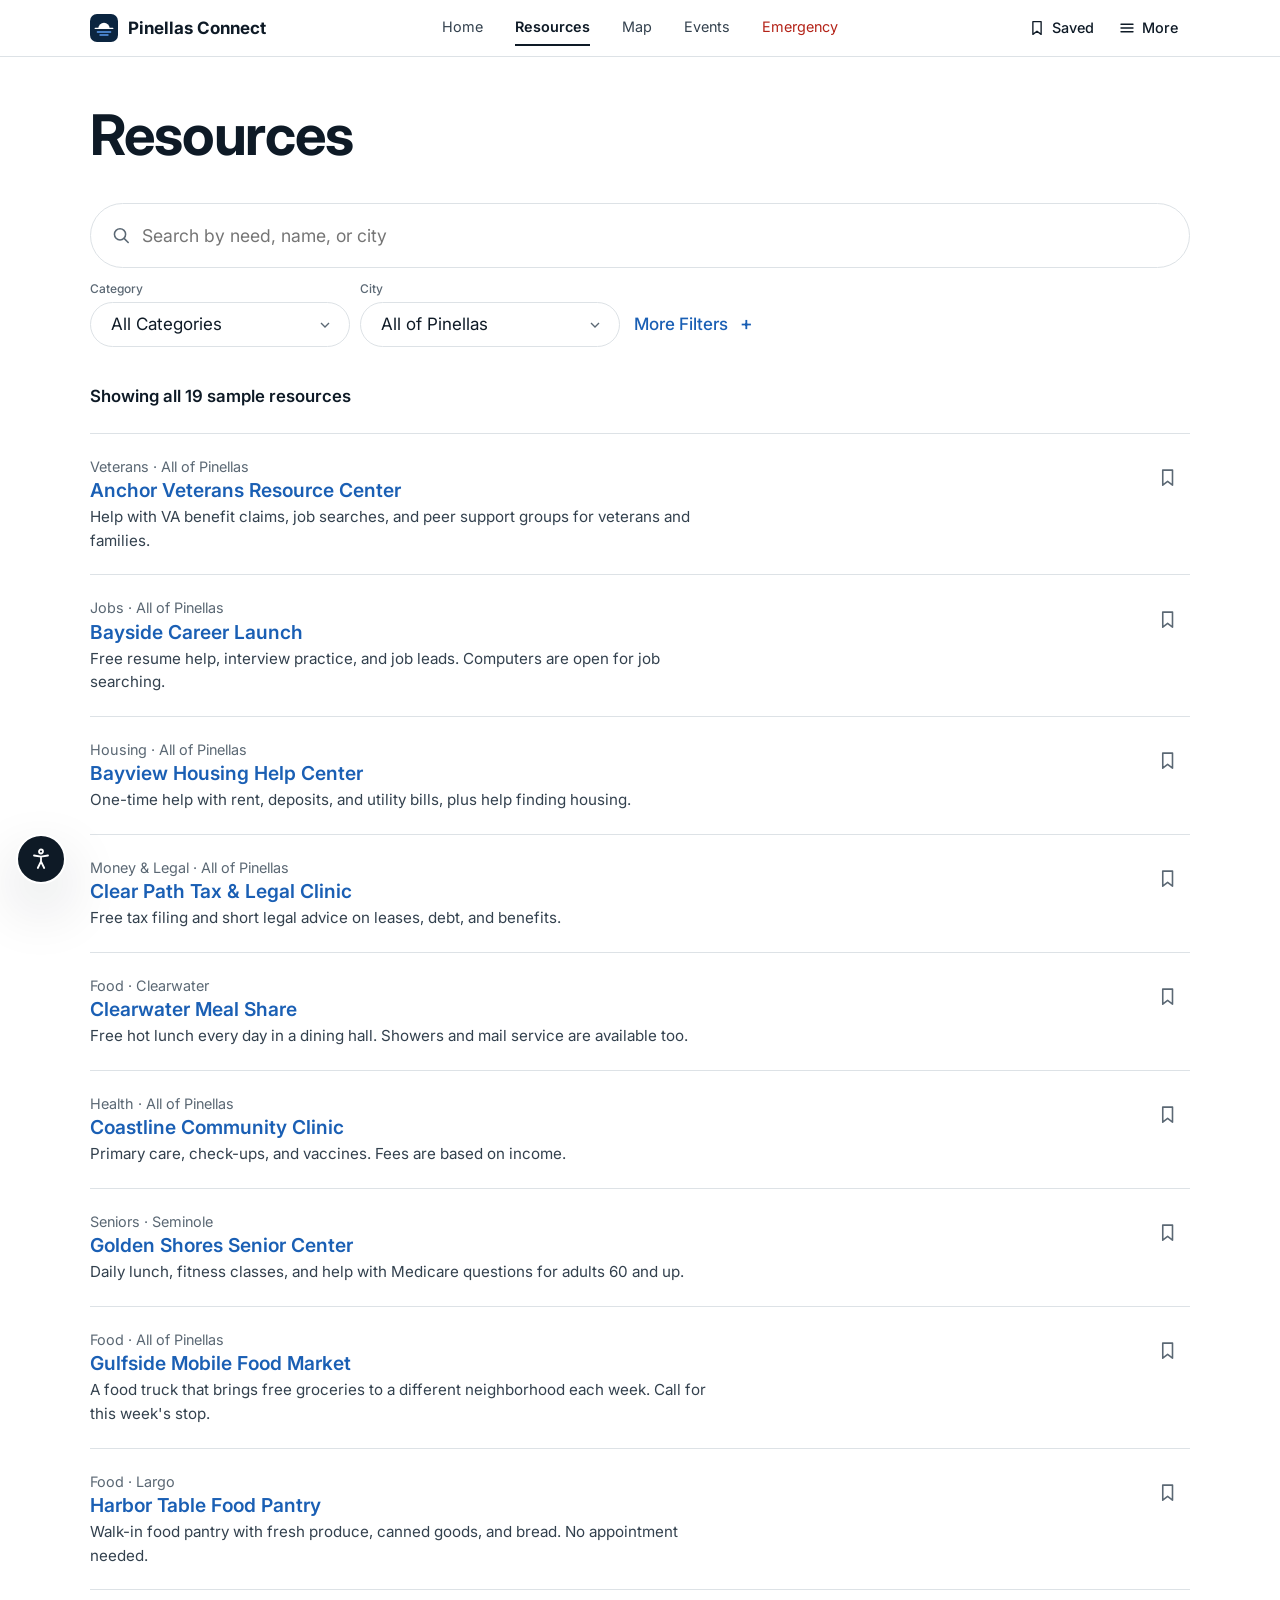
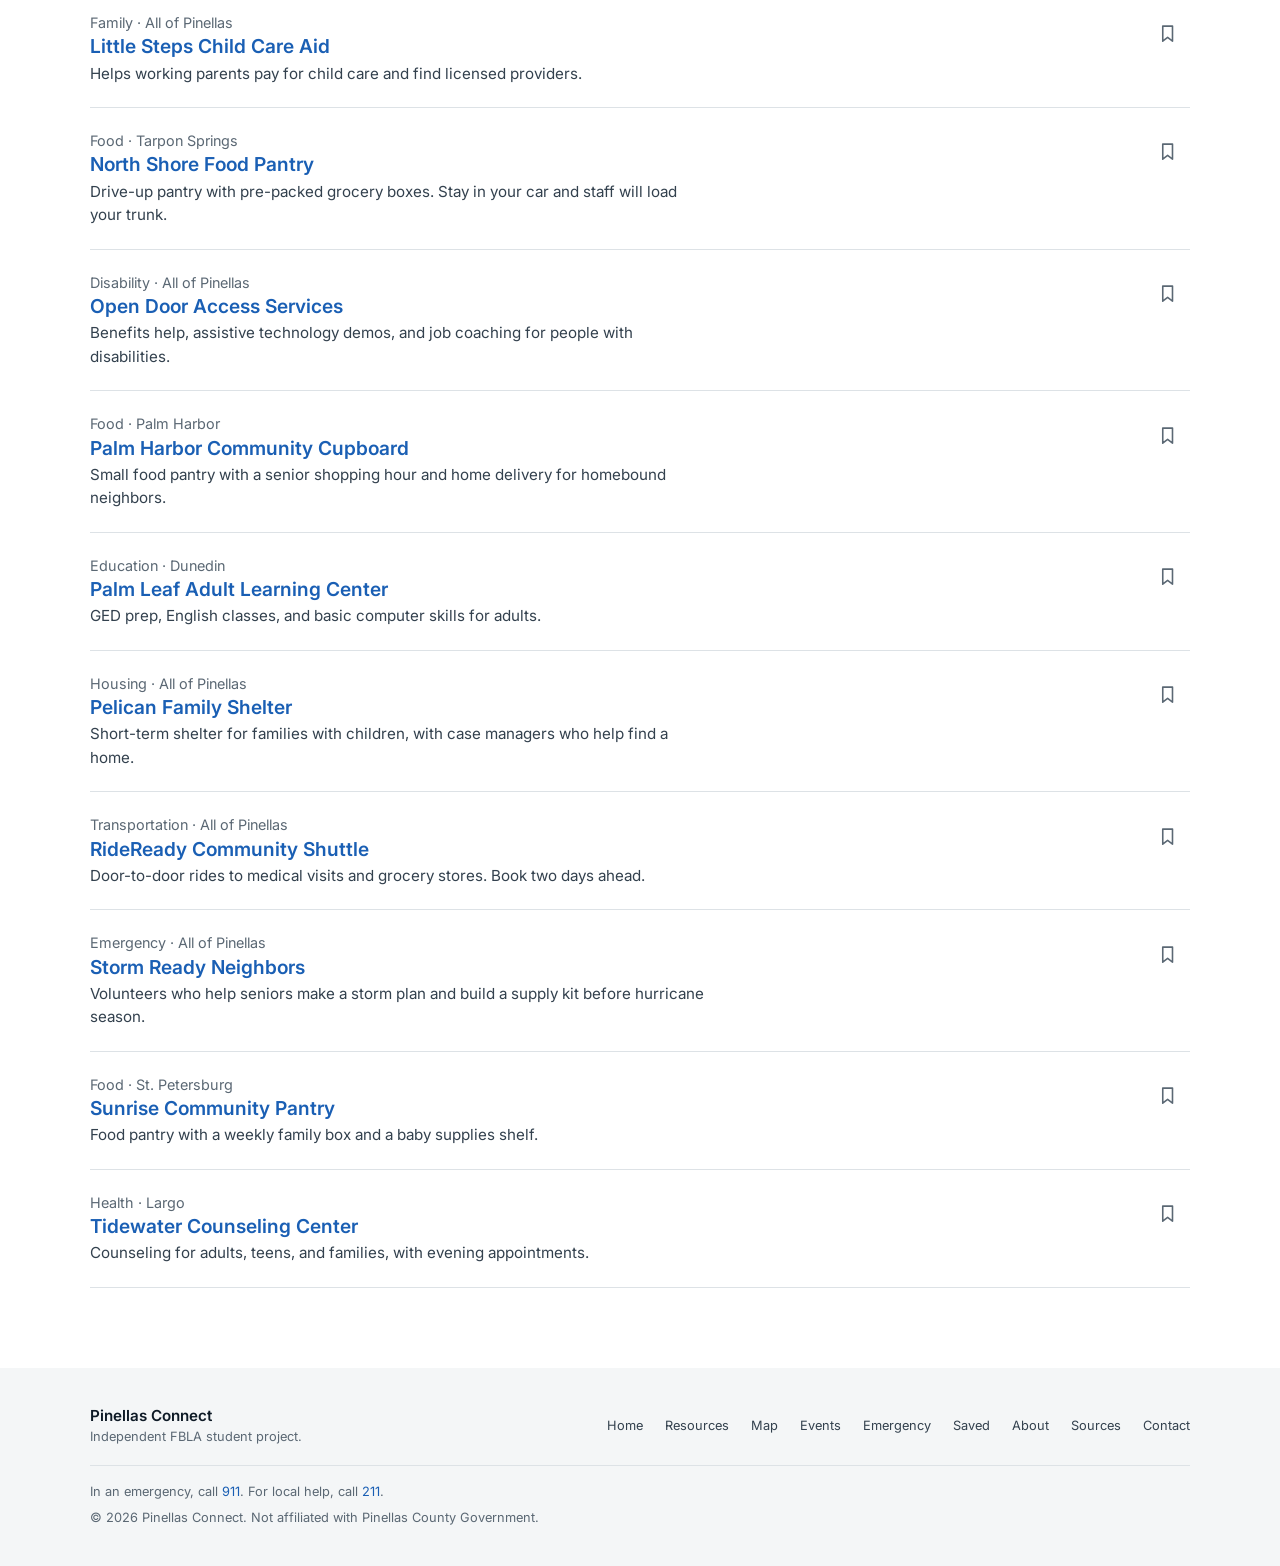
<file: fbla-community-hub/resources.html>
<!DOCTYPE html>
<html lang="en">
<head>
  <meta charset="UTF-8">
  <meta name="viewport" content="width=device-width, initial-scale=1.0">
  <meta name="description" content="Search community resources in Pinellas County by category, city, and cost.">
  <meta name="theme-color" content="#ffffff">
  <title>Resources | Pinellas Connect</title>
  <link rel="icon" href="images/logo.svg" type="image/svg+xml">
  <link rel="preconnect" href="https://fonts.googleapis.com">
  <link rel="preconnect" href="https://fonts.gstatic.com" crossorigin>
  <link href="https://fonts.googleapis.com/css2?family=Inter:wght@400;500;600;700&display=swap" rel="stylesheet">
  <link rel="stylesheet" href="css/styles.css?v=13">
</head>
<body>
  <a class="skip-link" href="#main">Skip to main content</a>


  <header class="site-header">
    <div class="container header-inner">
      <a class="logo" href="index.html"><img src="images/logo.svg" alt="" width="28" height="28">Pinellas Connect</a>
      <nav class="nav-links" aria-label="Main">
        <a href="index.html">Home</a>
        <a href="resources.html">Resources</a>
        <a href="map.html">Map</a>
        <a href="events.html">Events</a>
        <a class="nav-emergency" href="emergency.html">Emergency</a>
      </nav>
      <div class="header-actions">
        <a class="saved-link" href="saved.html"><span data-icon="bookmark"></span>Saved<span id="saved-count" class="count-badge" hidden>0</span></a>
        <button id="menu-button" class="more-button" type="button" aria-haspopup="dialog" aria-expanded="false" aria-controls="menu-drawer"><span data-icon="menu"></span><span class="more-label">More</span></button>
      </div>
    </div>
  </header>

  <main id="main">
    <div class="container page-intro">
      <h1>Resources</h1>
    </div>

    <div class="directory-tools">
      <form id="filter-form" class="container" role="search" aria-label="Search and filter resources">
        <div class="search-bar">
          <span data-icon="search"></span>
          <label class="visually-hidden" for="search">Search resources</label>
          <input id="search" type="search" placeholder="Search by need, name, or city" autocomplete="off">
        </div>
        <div class="toolbar">
          <div class="field">
            <label for="category">Category</label>
            <select id="category" data-fill="categories">
              <option value="all">All Categories</option>
            </select>
          </div>
          <div class="field">
            <label for="city">City</label>
            <select id="city" data-fill="cities">
              <option value="all">All of Pinellas</option>
            </select>
          </div>
          <details id="more-filters" class="more-filters">
            <summary>More Filters<span id="more-count"></span></summary>
            <div class="more-filters-body">
              <label class="check"><input id="free-only" type="checkbox"> Free Only</label>
              <label class="check"><input id="countywide-only" type="checkbox"> Serves All of Pinellas</label>
            </div>
          </details>
        </div>
      </form>
    </div>

    <div class="container" style="padding-bottom: 80px">
      <div class="results-bar">
        <p id="results-count" class="results-count"></p>
        <p id="results-status" class="visually-hidden" aria-live="polite"></p>
        <ul id="active-filters" class="active-filters" aria-label="Active filters"></ul>
        <div class="results-tools">
          <button id="reset-button" class="text-button" type="button" hidden>Reset All</button>
        </div>
      </div>
      <p id="results-note" class="results-note"></p>
      <div id="results" class="resource-list"></div>
      <div id="no-results" class="empty-state" hidden>
        <span data-icon="search"></span>
        <h2>No Matches</h2>
        <p>Try fewer words or reset the filters. For local help, call <a href="tel:211">211</a>.</p>
        <button id="reset-button-2" class="button" type="button">Reset All</button>
      </div>
    </div>
  </main>

  <dialog id="details-dialog" aria-labelledby="dialog-title">
    <div class="dialog-inner">
      <button id="close-dialog" class="icon-button close-button" type="button" aria-label="Close details"><span data-icon="close"></span></button>
      <div id="dialog-content"></div>
    </div>
  </dialog>

  <dialog id="menu-drawer" class="drawer" aria-label="More pages">
    <div class="drawer-inner">
      <div class="drawer-head">
        <p>More</p>
        <button class="icon-button" type="button" data-close-dialog aria-label="Close"><span data-icon="close"></span></button>
      </div>
      <nav aria-label="More pages">
        <ul>
          <li><a href="about.html">About</a></li>
          <li><a href="about.html#sources">Sources &amp; Credits</a></li>
          <li><a href="contact.html">Contact</a></li>
        </ul>
      </nav>
    </div>
  </dialog>

  <button id="a11y-button" class="a11y-launcher" type="button" aria-haspopup="dialog" aria-expanded="false" aria-controls="a11y-panel" aria-label="Accessibility settings"><span data-icon="disability"></span></button>
  <dialog id="a11y-panel" class="a11y-panel" aria-labelledby="a11y-title">
    <div class="drawer-inner">
      <div class="drawer-head">
        <p id="a11y-title">Accessibility</p>
        <button class="icon-button" type="button" data-close-dialog aria-label="Close accessibility options"><span data-icon="close"></span></button>
      </div>
      <label class="switch">Larger Text <input type="checkbox" data-pref="large-text"></label>
      <label class="switch">High Contrast <input type="checkbox" data-pref="high-contrast"></label>
      <label class="switch">Reading Highlight <input type="checkbox" data-pref="reading-highlight"></label>
      <label class="switch">Reading Spacing <input type="checkbox" data-pref="reading-spacing"></label>
      <div class="a11y-actions">
        <button id="a11y-reset" class="button button-small button-secondary" type="button">Reset</button>
        <button class="button button-small" type="button" data-close-dialog>Done</button>
      </div>
      <p class="muted" style="font-size:.8125rem;margin-top:12px">Saved on this device. Animations follow your system’s reduce-motion setting.</p>
    </div>
  </dialog>

  <footer class="site-footer">
    <div class="container">
      <div class="footer-inner">
        <div>
          <p class="footer-logo">Pinellas Connect</p>
          <p>Independent FBLA student project.</p>
        </div>
        <nav aria-label="Footer">
          <ul class="footer-links">
            <li><a href="index.html">Home</a></li>
            <li><a href="resources.html">Resources</a></li>
            <li><a href="map.html">Map</a></li>
            <li><a href="events.html">Events</a></li>
            <li><a href="emergency.html">Emergency</a></li>
            <li><a href="saved.html">Saved</a></li>
            <li><a href="about.html">About</a></li>
            <li><a href="about.html#sources">Sources</a></li>
            <li><a href="contact.html">Contact</a></li>
          </ul>
        </nav>
      </div>
      <div class="footer-bottom">
        <p>In an emergency, call <a href="tel:911">911</a>. For local help, call <a href="tel:211">211</a>.</p>
        <p>&copy; <span class="js-year">2026</span> Pinellas Connect. Not affiliated with Pinellas County Government.</p>
      </div>
    </div>
  </footer>

  <script src="js/data.js?v=13"></script>
  <script src="js/main.js?v=13"></script>
  <script src="js/resources.js?v=13"></script>
</body>
</html>
</file>
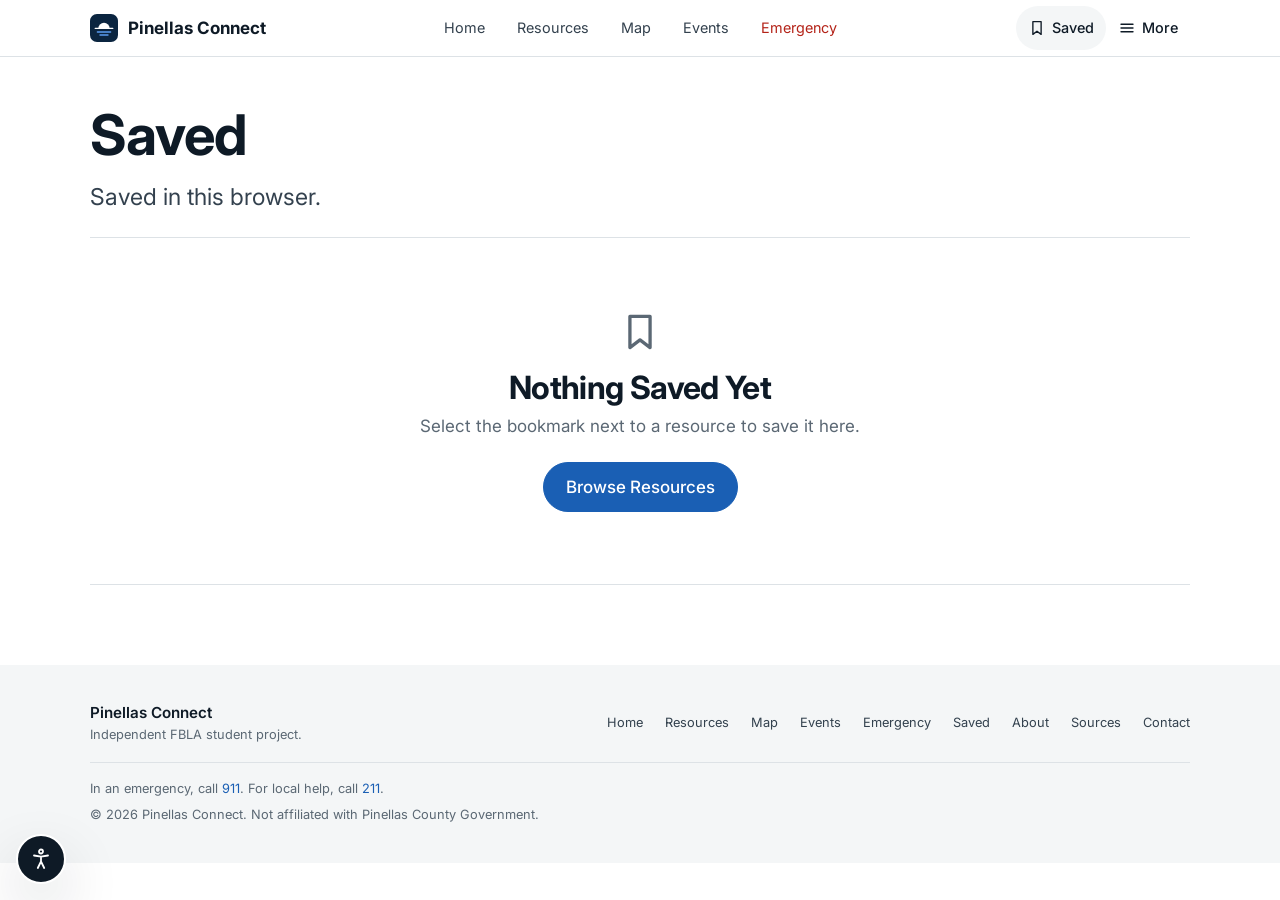
<file: fbla-community-hub/saved.html>
<!DOCTYPE html>
<html lang="en">
<head>
  <meta charset="UTF-8">
  <meta name="viewport" content="width=device-width, initial-scale=1.0">
  <meta name="description" content="Your saved Pinellas County resources.">
  <meta name="theme-color" content="#ffffff">
  <title>Saved | Pinellas Connect</title>
  <link rel="icon" href="images/logo.svg" type="image/svg+xml">
  <link rel="preconnect" href="https://fonts.googleapis.com">
  <link rel="preconnect" href="https://fonts.gstatic.com" crossorigin>
  <link href="https://fonts.googleapis.com/css2?family=Inter:wght@400;500;600;700&display=swap" rel="stylesheet">
  <link rel="stylesheet" href="css/styles.css?v=13">
</head>
<body>
  <a class="skip-link" href="#main">Skip to main content</a>


  <header class="site-header">
    <div class="container header-inner">
      <a class="logo" href="index.html"><img src="images/logo.svg" alt="" width="28" height="28">Pinellas Connect</a>
      <nav class="nav-links" aria-label="Main">
        <a href="index.html">Home</a>
        <a href="resources.html">Resources</a>
        <a href="map.html">Map</a>
        <a href="events.html">Events</a>
        <a class="nav-emergency" href="emergency.html">Emergency</a>
      </nav>
      <div class="header-actions">
        <a class="saved-link" href="saved.html"><span data-icon="bookmark"></span>Saved<span id="saved-count" class="count-badge" hidden>0</span></a>
        <button id="menu-button" class="more-button" type="button" aria-haspopup="dialog" aria-expanded="false" aria-controls="menu-drawer"><span data-icon="menu"></span><span class="more-label">More</span></button>
      </div>
    </div>
  </header>

  <main id="main">
    <div class="container page-intro">
      <h1>Saved</h1>
      <p class="lead">Saved in this browser.</p>
    </div>

    <div class="container" style="padding-bottom: 80px">
      <div id="saved-tools" class="results-bar" hidden>
        <p id="saved-total" class="results-count" aria-live="polite"></p>
        <div class="results-tools page-tools">
          <button id="print-button" class="button button-small button-secondary" type="button">Print List</button>
          <button id="clear-button" class="text-button" type="button">Clear All</button>
        </div>
      </div>
      <div id="saved-list" class="resource-list"></div>

      <div id="empty-saved" class="empty-state" hidden>
        <span data-icon="bookmark"></span>
        <h2>Nothing Saved Yet</h2>
        <p>Select the bookmark next to a resource to save it here.</p>
        <a class="button" href="resources.html">Browse Resources</a>
      </div>
    </div>
  </main>

  <dialog id="details-dialog" aria-labelledby="dialog-title">
    <div class="dialog-inner">
      <button id="close-dialog" class="icon-button close-button" type="button" aria-label="Close details"><span data-icon="close"></span></button>
      <div id="dialog-content"></div>
    </div>
  </dialog>

  <dialog id="menu-drawer" class="drawer" aria-label="More pages">
    <div class="drawer-inner">
      <div class="drawer-head">
        <p>More</p>
        <button class="icon-button" type="button" data-close-dialog aria-label="Close"><span data-icon="close"></span></button>
      </div>
      <nav aria-label="More pages">
        <ul>
          <li><a href="about.html">About</a></li>
          <li><a href="about.html#sources">Sources &amp; Credits</a></li>
          <li><a href="contact.html">Contact</a></li>
        </ul>
      </nav>
    </div>
  </dialog>

  <button id="a11y-button" class="a11y-launcher" type="button" aria-haspopup="dialog" aria-expanded="false" aria-controls="a11y-panel" aria-label="Accessibility settings"><span data-icon="disability"></span></button>
  <dialog id="a11y-panel" class="a11y-panel" aria-labelledby="a11y-title">
    <div class="drawer-inner">
      <div class="drawer-head">
        <p id="a11y-title">Accessibility</p>
        <button class="icon-button" type="button" data-close-dialog aria-label="Close accessibility options"><span data-icon="close"></span></button>
      </div>
      <label class="switch">Larger Text <input type="checkbox" data-pref="large-text"></label>
      <label class="switch">High Contrast <input type="checkbox" data-pref="high-contrast"></label>
      <label class="switch">Reading Highlight <input type="checkbox" data-pref="reading-highlight"></label>
      <label class="switch">Reading Spacing <input type="checkbox" data-pref="reading-spacing"></label>
      <div class="a11y-actions">
        <button id="a11y-reset" class="button button-small button-secondary" type="button">Reset</button>
        <button class="button button-small" type="button" data-close-dialog>Done</button>
      </div>
      <p class="muted" style="font-size:.8125rem;margin-top:12px">Saved on this device. Animations follow your system’s reduce-motion setting.</p>
    </div>
  </dialog>

  <footer class="site-footer">
    <div class="container">
      <div class="footer-inner">
        <div>
          <p class="footer-logo">Pinellas Connect</p>
          <p>Independent FBLA student project.</p>
        </div>
        <nav aria-label="Footer">
          <ul class="footer-links">
            <li><a href="index.html">Home</a></li>
            <li><a href="resources.html">Resources</a></li>
            <li><a href="map.html">Map</a></li>
            <li><a href="events.html">Events</a></li>
            <li><a href="emergency.html">Emergency</a></li>
            <li><a href="saved.html">Saved</a></li>
            <li><a href="about.html">About</a></li>
            <li><a href="about.html#sources">Sources</a></li>
            <li><a href="contact.html">Contact</a></li>
          </ul>
        </nav>
      </div>
      <div class="footer-bottom">
        <p>In an emergency, call <a href="tel:911">911</a>. For local help, call <a href="tel:211">211</a>.</p>
        <p>&copy; <span class="js-year">2026</span> Pinellas Connect. Not affiliated with Pinellas County Government.</p>
      </div>
    </div>
  </footer>

  <script src="js/data.js?v=13"></script>
  <script src="js/main.js?v=13"></script>
  <script src="js/saved.js?v=13"></script>
</body>
</html>
</file>
<file: fbla-community-hub/css/styles.css>
/* =========================================================
   Pinellas Connect styles
   One stylesheet for all eight pages.

   Sections:
   1. Colors and sizes        9. Map page
   2. Basics                 10. Events page
   3. Layout                 11. Emergency page
   4. Header and menu        12. About and Contact
   5. Buttons and forms      13. Details pop-up
   6. Home page              14. Accessibility panel
   7. Resource list          15. Footer and messages
   8. Resources page         16. Animations, phones, print
   ========================================================= */


/* ---------- 1. Colors and sizes ---------- */
:root {
  --white: #ffffff;
  --gray: #f4f6f7;          /* light gray for the demo bar and footer */
  --ink: #0e1a26;           /* main text color */
  --ink-2: #33414e;         /* paragraph text */
  --muted: #5b6874;         /* smaller, secondary text */
  --line: #dde2e6;          /* thin divider lines */
  --blue: #1a5fb4;          /* links, buttons, selected items */
  --blue-dark: #134a8e;
  --blue-light: #e8f0fb;
  --navy: #0b2540;          /* dark map section */
  --red: #b42318;           /* only for 911 and urgent items */
  --red-light: #fdecea;
  --shadow: 0 6px 20px rgba(14, 26, 38, 0.08);
  --big-shadow: 0 24px 60px rgba(14, 26, 38, 0.16);
}


/* ---------- 2. Basics ---------- */
* {
  box-sizing: border-box;
}

html {
  scroll-behavior: smooth;
}

/* "Larger text" setting in the accessibility panel */
html.large-text {
  font-size: 118.75%;
}

body {
  margin: 0;
  font-family: "Inter", Arial, sans-serif;
  font-size: 17px;
  line-height: 1.55;
  color: var(--ink);
  background: var(--white);
}

img,
svg {
  display: block;
  max-width: 100%;
}

a {
  color: var(--blue);
  text-decoration: none;
}

a:hover {
  text-decoration: underline;
}

h1,
h2,
h3 {
  margin: 0;
  font-weight: 700;
  line-height: 1.1;
  letter-spacing: -0.02em;
}

h1 {
  font-size: 3.5rem;
}

h2 {
  font-size: 3rem;
}

h3 {
  font-size: 1.2rem;
  font-weight: 600;
}

p {
  margin: 0;
}

ul,
ol {
  margin: 0;
  padding: 0;
  list-style: none;
}

button,
input,
select,
textarea {
  font: inherit;
  color: inherit;
}

button {
  cursor: pointer;
}

/* Clear outline when using the keyboard */
:focus-visible {
  outline: 3px solid var(--blue);
  outline-offset: 3px;
}

[hidden] {
  display: none !important;
}

/* Leave room above anything we scroll to, so the sticky header doesn't cover it */
[id],
a,
button,
input,
select,
summary {
  scroll-margin-top: 90px;
  scroll-margin-bottom: 90px;
}

.icon {
  width: 1.25em;
  height: 1.25em;
  flex: none;
}

.muted {
  color: var(--muted);
}

/* Hidden on screen but still read by screen readers */
.visually-hidden {
  position: absolute;
  width: 1px;
  height: 1px;
  overflow: hidden;
  clip: rect(0 0 0 0);
  white-space: nowrap;
}

.skip-link {
  position: absolute;
  left: 16px;
  top: -60px;
  z-index: 300;
  padding: 10px 16px;
  border-radius: 10px;
  background: var(--ink);
  color: var(--white);
}

.skip-link:focus {
  top: 12px;
}


/* ---------- 3. Layout ---------- */
.container {
  max-width: 1180px;
  margin: 0 auto;
  padding: 0 40px;
}

.section {
  padding: 72px 0;
}

.page-intro {
  padding-top: 48px;
  padding-bottom: 24px;
}

.section-title {
  margin-bottom: 28px;
}

.eyebrow {
  margin-bottom: 10px;
  font-weight: 600;
  color: var(--blue);
}

.lead {
  font-size: 1.45rem;
  line-height: 1.4;
  color: var(--ink-2);
}

.page-intro .lead {
  max-width: 640px;
  margin-top: 14px;
}

.section-intro {
  max-width: 720px;
  margin-bottom: 44px;
}

.section-intro .lead {
  margin-top: 14px;
}


/* ---------- 4. Header and menu ---------- */
.demo-bar {
  margin: 0;
  padding: 9px 20px;
  background: var(--gray);
  color: var(--ink-2);
  font-size: 0.8rem;
  text-align: center;
}

.demo-bar a {
  color: var(--ink);
  font-weight: 600;
  text-decoration: underline;
}

.site-header {
  position: sticky;
  top: 0;
  z-index: 50;
  background: var(--white);
  border-bottom: 1px solid var(--line);
}

.header-inner {
  position: relative;
  display: flex;
  align-items: center;
  height: 56px;
}

.logo {
  display: flex;
  align-items: center;
  gap: 10px;
  margin-right: auto;
  color: var(--ink);
  font-weight: 700;
}

.logo img {
  width: 28px;
  height: 28px;
}

.logo:hover {
  text-decoration: none;
}

/* Main page links, centered in the header */
.nav-links {
  position: absolute;
  left: 50%;
  transform: translateX(-50%);
  display: flex;
  gap: 32px;
}

.nav-links a {
  padding: 6px 0;
  color: var(--ink-2);
  font-size: 0.9rem;
}

.nav-links a:hover {
  color: var(--ink);
  text-decoration: none;
}

.nav-links a[aria-current="page"] {
  color: var(--ink);
  font-weight: 600;
  border-bottom: 2px solid var(--ink);
}

.nav-links .nav-emergency {
  color: var(--red);
}

.header-actions {
  display: flex;
  align-items: center;
}

.icon-button {
  display: flex;
  align-items: center;
  justify-content: center;
  width: 44px;
  height: 44px;
  border: 0;
  border-radius: 50%;
  background: none;
  color: var(--ink);
}

.icon-button:hover {
  background: var(--gray);
}

.saved-link {
  display: flex;
  align-items: center;
  gap: 6px;
  min-height: 44px;
  padding: 6px 12px;
  border-radius: 999px;
  color: var(--ink);
  font-size: 0.9rem;
  font-weight: 500;
}

.saved-link:hover,
.saved-link[aria-current="page"] {
  background: var(--gray);
  text-decoration: none;
}

.count-badge {
  min-width: 18px;
  padding: 0 5px;
  border-radius: 999px;
  background: var(--blue);
  color: var(--white);
  font-size: 0.7rem;
  font-weight: 700;
  text-align: center;
}

/* The menu drawer and the pop-ups all use <dialog> */
dialog {
  padding: 0;
  border: 0;
  color: var(--ink);
}

dialog::backdrop {
  background: rgba(14, 26, 38, 0.35);
}

.drawer {
  width: 380px;
  max-width: 90%;
  height: 100%;
  max-height: 100%;
  margin: 0 0 0 auto;
  border-radius: 28px 0 0 28px;
  background: var(--white);
}

.drawer[open] {
  animation: slide-in 0.35s ease;
}

.drawer-inner {
  padding: 22px 28px;
}

.drawer-head {
  display: flex;
  align-items: center;
  justify-content: space-between;
  margin-bottom: 20px;
}

.drawer-head p {
  color: var(--muted);
  font-size: 0.9rem;
  font-weight: 600;
}

.drawer a {
  display: block;
  padding: 10px 0;
  color: var(--ink);
  font-size: 1.75rem;
  font-weight: 600;
}

.drawer a:hover,
.drawer a[aria-current="page"] {
  color: var(--blue);
  text-decoration: none;
}


/* ---------- 5. Buttons and forms ---------- */
.button {
  display: inline-flex;
  align-items: center;
  justify-content: center;
  gap: 8px;
  min-height: 44px;
  padding: 11px 22px;
  border: 1px solid var(--blue);
  border-radius: 999px;
  background: var(--blue);
  color: var(--white);
  font-weight: 500;
  transition: background 0.2s;
}

.button:hover {
  background: var(--blue-dark);
  text-decoration: none;
}

.button-secondary {
  background: transparent;
  color: var(--blue);
}

.button-secondary:hover {
  background: var(--blue-light);
}

.button-small {
  min-height: 36px;
  padding: 6px 16px;
  font-size: 0.95rem;
}

/* Text links and text buttons, like "See all resources ›" */
.text-button,
.more-link {
  display: inline-flex;
  align-items: center;
  gap: 4px;
  min-height: 32px;
  padding: 0;
  border: 0;
  background: none;
  color: var(--blue);
  font-weight: 500;
}

.text-button:hover,
.more-link:hover {
  text-decoration: underline;
}

.more-link::after {
  content: "›";
  font-size: 1.25em;
}

label {
  display: block;
  margin-bottom: 6px;
  color: var(--ink-2);
  font-size: 0.9rem;
  font-weight: 500;
}

input[type="text"],
input[type="email"],
input[type="search"],
select,
textarea {
  width: 100%;
  min-height: 48px;
  padding: 12px 20px;
  border: 1px solid var(--line);
  border-radius: 999px;
  background: var(--white);
}

/* Text boxes with several lines can't be fully round */
textarea {
  border-radius: 24px;
}

/* Rounded dropdowns with our own arrow (the default arrow looks different in every browser) */
select {
  appearance: none;
  padding-right: 44px;
  background-image: url("data:image/svg+xml,%3Csvg xmlns='http://www.w3.org/2000/svg' viewBox='0 0 24 24' fill='none' stroke='%235b6874' stroke-width='2'%3E%3Cpath d='m6 9 6 6 6-6'/%3E%3C/svg%3E");
  background-repeat: no-repeat;
  background-position: right 16px center;
  background-size: 16px;
  cursor: pointer;
}

input:focus,
select:focus,
textarea:focus {
  outline: none;
  border-color: var(--blue);
  box-shadow: 0 0 0 4px rgba(26, 95, 180, 0.2);
}

input[aria-invalid="true"],
select[aria-invalid="true"],
textarea[aria-invalid="true"] {
  border-color: var(--red);
}

.field {
  margin-bottom: 20px;
}

.error {
  margin-top: 6px;
  color: var(--red);
  font-size: 0.9rem;
}

.check {
  display: flex;
  align-items: center;
  gap: 10px;
  margin: 0;
  padding: 8px 0;
  color: var(--ink);
  font-size: 1rem;
  font-weight: 400;
}

.check input {
  width: 20px;
  height: 20px;
  margin: 0;
  accent-color: var(--blue);
}

/* The big rounded search box */
.search-bar {
  display: flex;
  align-items: center;
  gap: 10px;
  padding: 6px 6px 6px 20px;
  border: 1px solid var(--line);
  border-radius: 999px;
  background: var(--white);
}

.search-bar:focus-within {
  border-color: var(--blue);
  box-shadow: 0 0 0 4px rgba(26, 95, 180, 0.2);
}

.search-bar .icon {
  color: var(--muted);
}

.search-bar input {
  padding-left: 0;
  border: 0;
  box-shadow: none !important;
  font-size: 1.1rem;
}


/* ---------- 6. Home page ---------- */
/* The photo is the background of the hero, with a dark fade so white text is easy to read */
.hero {
  display: flex;
  align-items: flex-end;
  min-height: 500px;
  color: var(--white);
  background-color: var(--navy);
  background-image:
    linear-gradient(rgba(8, 20, 33, 0.1), rgba(8, 20, 33, 0.45) 22%, rgba(8, 20, 33, 0.8) 42%, rgba(8, 20, 33, 0.95)),
    url("../images/st-pete-waterfront.jpg");
  background-size: cover;
  background-position: center 62%;
}

.hero-content {
  position: relative;
  width: 100%;
  padding-top: 96px;
  padding-bottom: 48px;
}

.hero .eyebrow {
  color: var(--white);
}

.hero h1 {
  max-width: 14ch;
  margin-bottom: 28px;
  color: var(--white);
  font-size: 4.25rem;
}

.hero-lead {
  max-width: 34ch;
  margin: 18px 0 30px;
  font-size: 1.45rem;
  color: rgba(255, 255, 255, 0.9);
}

.hero .search-bar {
  max-width: 600px;
  color: var(--ink);
  box-shadow: var(--big-shadow);
}

.hero-hints {
  margin-top: 16px;
  font-size: 0.95rem;
}

.hero-hints a,
.hero-credit a {
  color: var(--white);
  font-weight: 600;
  text-decoration: underline;
}

.hero-credit {
  position: absolute;
  right: 40px;
  bottom: 14px;
  font-size: 0.75rem;
}

/* "Browse by need": category links separated by thin lines */
.need-grid {
  display: grid;
  grid-template-columns: repeat(4, 1fr);
  column-gap: 40px;
  border-top: 1px solid var(--line);
}

.need-link {
  display: flex;
  align-items: center;
  gap: 14px;
  padding: 18px 2px;
  border-bottom: 1px solid var(--line);
  color: var(--ink);
  font-size: 1.2rem;
  font-weight: 600;
}

/* Let long names like "Transportation" wrap instead of pushing the page wider */
.need-grid li,
.row > * {
  min-width: 0;
}

.need-link span {
  overflow-wrap: anywhere;
}

.need-link .icon {
  width: 26px;
  height: 26px;
  color: var(--blue);
}

.need-link::after {
  content: "›";
  margin-left: auto;
  color: var(--muted);
  font-size: 1.4rem;
  font-weight: 400;
}

.need-link:hover {
  color: var(--blue);
  text-decoration: none;
}

/* Two columns: heading on the left, list on the right */
.split {
  display: grid;
  grid-template-columns: 5fr 7fr;
  gap: 72px;
  align-items: start;
}

.split .lead {
  margin-top: 14px;
}

.split .more-link {
  margin-top: 20px;
}

/* Dark navy box with the map preview */
.tile-dark {
  display: grid;
  grid-template-columns: 5fr 7fr;
  overflow: hidden;
  border-radius: 28px;
  background: var(--navy);
  color: var(--white);
}

.tile-dark h2 {
  color: var(--white);
}

.tile-dark .lead {
  margin-top: 14px;
  color: rgba(255, 255, 255, 0.85);
}

.tile-copy {
  align-self: center;
  padding: 72px 56px;
}

.tile-copy .more-link {
  margin-top: 20px;
  color: #9cc3ff;
}

.map-tile-map {
  position: relative;
  min-height: 480px;
  background: #16324f;
}

.map-tile-map #home-map {
  position: absolute;
  top: 0;
  right: 0;
  bottom: 0;
  left: 0;
}

/* "Need help now?" with big phone numbers */
.urgent-band {
  display: grid;
  grid-template-columns: 4fr 8fr;
  gap: 56px;
  padding-top: 44px;
  border-top: 1px solid var(--line);
}

.urgent-band .lead {
  margin-top: 12px;
}

.numbers {
  display: grid;
  grid-template-columns: 1fr 1fr 1fr;
  gap: 8px 32px;
}

.number {
  display: block;
  color: var(--ink);
}

.number strong {
  display: block;
  font-size: 3.5rem;
  line-height: 1.05;
}

.number span {
  color: var(--muted);
  font-size: 0.95rem;
}

.number:hover {
  text-decoration: none;
}

.number:hover strong {
  color: var(--blue);
}

.number.is-911 strong {
  color: var(--red);
}

.urgent-actions {
  display: flex;
  flex-wrap: wrap;
  align-items: center;
  gap: 12px 24px;
  margin-top: 28px;
}


/* ---------- 7. Resource list (Resources, Saved, and Home) ---------- */
.resource-list {
  border-top: 1px solid var(--line);
}

.resource {
  display: flex;
  align-items: center;
  gap: 24px;
  padding: 22px 0;
  border-bottom: 1px solid var(--line);
}

.resource-info {
  flex: 1;
}

.resource-meta {
  color: var(--muted);
  font-size: 0.9rem;
}

.resource h3 {
  margin-top: 2px;
}

.resource-text {
  max-width: 62ch;
  margin-top: 4px;
  color: var(--ink-2);
  font-size: 0.95rem;
}

.resource-actions {
  display: flex;
  align-items: center;
  gap: 6px;
}

.save-button {
  display: flex;
  align-items: center;
  justify-content: center;
  width: 44px;
  height: 44px;
  border: 0;
  border-radius: 50%;
  background: transparent;
  color: var(--muted);
}

.save-button:hover {
  background: var(--gray);
  color: var(--ink);
}

.save-button[aria-pressed="true"] {
  background: var(--blue-light);
  color: var(--blue);
}

.save-button[aria-pressed="true"] .icon {
  fill: currentColor;
  animation: pop 0.35s ease;
}

.badge {
  display: inline-block;
  padding: 2px 9px;
  border-radius: 999px;
  background: var(--gray);
  color: var(--ink-2);
  font-size: 0.75rem;
  font-weight: 500;
}

.badge-demo {
  margin-left: 6px;
  border: 1px solid var(--line);
  background: transparent;
  color: var(--muted);
}


/* ---------- 8. Resources page ---------- */
.directory-tools {
  position: sticky;
  top: 56px;
  z-index: 5;
  padding: 12px 0 14px;
  background: var(--white);
}

.toolbar {
  display: flex;
  flex-wrap: wrap;
  align-items: flex-end;
  gap: 10px;
  margin-top: 12px;
}

.toolbar .field {
  flex: 1 1 200px;
  max-width: 260px;
  margin: 0;
}

.toolbar label {
  margin-bottom: 4px;
  color: var(--muted);
  font-size: 0.75rem;
}

.toolbar select {
  min-height: 44px;
  padding-top: 8px;
  padding-bottom: 8px;
}

.more-filters[open] {
  width: 100%;
}

.more-filters summary {
  display: inline-flex;
  align-items: center;
  gap: 6px;
  min-height: 44px;
  padding: 8px 4px;
  color: var(--blue);
  font-weight: 500;
  cursor: pointer;
}

.more-filters summary::after {
  content: "+";
  font-size: 1.2rem;
}

.more-filters[open] summary::after {
  content: "−";
}

.more-filters-body {
  display: flex;
  flex-wrap: wrap;
  gap: 0 24px;
}

.results-bar {
  display: flex;
  flex-wrap: wrap;
  align-items: center;
  gap: 10px 12px;
  padding: 22px 0 16px;
}

.results-count {
  font-size: 1.05rem;
  font-weight: 600;
}

.active-filters {
  display: flex;
  flex-wrap: wrap;
  gap: 6px;
}

.active-chip {
  min-height: 32px;
  padding: 4px 12px;
  border: 0;
  border-radius: 999px;
  background: var(--blue-light);
  color: var(--blue-dark);
  font-size: 0.8rem;
  font-weight: 500;
}

.active-chip:hover {
  background: #d6e6fb;
}

.results-tools {
  display: flex;
  align-items: center;
  gap: 8px;
  margin-left: auto;
}

.results-note {
  margin: -6px 0 14px;
  color: var(--muted);
  font-size: 0.9rem;
}

.empty-state {
  padding: 72px 20px;
  border-bottom: 1px solid var(--line);
  text-align: center;
}

.empty-state .icon {
  width: 44px;
  height: 44px;
  margin: 0 auto 16px;
  color: var(--muted);
}

.empty-state h2,
.empty-state h3 {
  margin-bottom: 8px;
  font-size: 2rem;
}

.empty-state p {
  max-width: 44ch;
  margin: 0 auto 22px;
  color: var(--muted);
}


/* ---------- 9. Map page ---------- */
.map-head {
  padding: 28px 0 16px;
}

.map-head h1 {
  font-size: 3.25rem;
}

.map-head p {
  color: var(--muted);
}

/* The map fills one rounded frame. The list panel floats on top of it. */
.map-frame {
  position: relative;
  height: 80vh;
  min-height: 520px;
  margin-bottom: 40px;
  overflow: hidden;
  border: 1px solid var(--line);
  border-radius: 28px;
}

.map-stage {
  position: absolute;
  top: 0;
  right: 0;
  bottom: 0;
  left: 0;
  background: #dfe9ec;
}

#map {
  height: 100%;
}

.map-panel {
  position: absolute;
  top: 16px;
  bottom: 16px;
  left: 16px;
  z-index: 650;
  display: flex;
  flex-direction: column;
  gap: 10px;
  width: 360px;
  padding: 16px;
  border-radius: 18px;
  background: var(--white);
  box-shadow: var(--big-shadow);
}

.map-filters {
  display: grid;
  grid-template-columns: 1fr 1fr;
  gap: 8px;
}

.map-filters .field {
  margin: 0;
}

.map-filters .field:first-child {
  grid-column: 1 / 3;
}

.map-filters input,
.map-filters select {
  min-height: 44px;
  padding-top: 8px;
  padding-bottom: 8px;
}

/* The map panel is narrow, so its dropdowns use less side padding */
.map-filters select {
  padding-left: 14px;
  padding-right: 32px;
  background-position: right 12px center;
  font-size: 0.95rem;
}

.map-panel .results-bar {
  padding: 2px 0;
}

.map-list-wrap {
  flex: 1;
  overflow-y: auto;
}

.map-list {
  border-top: 1px solid var(--line);
}

.map-list-item {
  padding: 14px 6px;
  border-bottom: 1px solid var(--line);
}

.map-list-item.is-active {
  background: var(--blue-light);
}

.map-list-item h3 {
  font-size: 1rem;
}

.map-list-item p,
.map-note {
  color: var(--muted);
  font-size: 0.85rem;
}

.map-note {
  margin-top: 8px;
}

.map-list-actions {
  display: flex;
  flex-wrap: wrap;
  gap: 4px 16px;
  margin-top: 4px;
}

.map-list-actions a,
.map-list-actions button {
  display: inline-flex;
  align-items: center;
  min-height: 32px;
  padding: 0;
  border: 0;
  background: none;
  color: var(--blue);
  font-size: 0.9rem;
  font-weight: 500;
}

/* Shown when the map can't load */
.map-fallback {
  position: absolute;
  top: 0;
  right: 0;
  bottom: 0;
  left: 0;
  z-index: 600;
  display: flex;
  align-items: center;
  justify-content: center;
  padding: 24px;
  background: var(--gray);
  text-align: center;
}

/* Card that opens when you click a pin */
.map-preview {
  position: absolute;
  top: 16px;
  left: 392px;
  z-index: 700;
  width: 340px;
  max-height: 60%;
  overflow-y: auto;
  padding: 20px;
  border-radius: 18px;
  background: var(--white);
  box-shadow: var(--big-shadow);
}

.preview-item + .preview-item {
  margin-top: 14px;
  padding-top: 14px;
  border-top: 1px solid var(--line);
}

.preview-item h3 {
  margin: 6px 40px 4px 0;
}

.preview-item p {
  color: var(--muted);
  font-size: 0.9rem;
}

.preview-actions {
  display: flex;
  flex-wrap: wrap;
  gap: 8px;
  margin-top: 12px;
}

.preview-close {
  position: absolute;
  top: 8px;
  right: 8px;
}

/* Map / List switch (only shown on phones and tablets) */
.view-toggle {
  display: none;
  padding: 3px;
  border-radius: 999px;
  background: var(--gray);
}

.view-toggle button {
  min-height: 44px;
  padding: 8px 20px;
  border: 0;
  border-radius: 999px;
  background: none;
  color: var(--ink-2);
  font-size: 0.9rem;
  font-weight: 500;
}

.view-toggle button[aria-pressed="true"] {
  background: var(--white);
  color: var(--ink);
  box-shadow: var(--shadow);
}

/* Map pins and controls */
.leaflet-container {
  font-family: "Inter", Arial, sans-serif;
}

.leaflet-tile-pane {
  filter: saturate(0.45) brightness(1.05);
}

.leaflet-top.leaflet-left {
  left: auto;
  right: 12px;
}

.pin {
  display: flex;
  align-items: center;
  justify-content: center;
  width: 32px;
  height: 32px;
  border: 3px solid var(--white);
  border-radius: 50%;
  background: var(--blue);
  color: var(--white);
  box-shadow: 0 2px 10px rgba(14, 26, 38, 0.3);
}

.pin .icon {
  width: 15px;
  height: 15px;
}

.pin.is-active,
.leaflet-marker-icon:hover .pin {
  background: var(--navy);
  transform: scale(1.2);
}



/* ---------- 10. Events page ---------- */
.filter-row {
  display: flex;
  flex-wrap: wrap;
  gap: 12px;
}

.filter-row .field {
  flex: 1 1 200px;
  max-width: 260px;
  margin: 0;
}

.month-group {
  margin-top: 44px;
}

.month-group h2 {
  padding-bottom: 14px;
  font-size: 2rem;
}

.event-list {
  border-top: 1px solid var(--line);
}

/* Each event is a row. The title button stretches over the whole row, so you can click anywhere. */
.event-card {
  position: relative;
  display: flex;
  gap: 24px;
  padding: 22px 56px 22px 8px;
  border-bottom: 1px solid var(--line);
  cursor: pointer;
}

.event-card:hover {
  background: var(--gray);
}

.event-card:focus-within {
  outline: 3px solid var(--blue);
  outline-offset: -3px;
}

.event-date {
  width: 64px;
  flex: none;
}

.event-day {
  display: block;
  font-size: 2.25rem;
  font-weight: 700;
  line-height: 1;
}

.event-month {
  display: block;
  margin-top: 4px;
  color: var(--muted);
  font-size: 0.8rem;
  font-weight: 600;
  text-transform: uppercase;
}

.event-card h3 {
  margin: 6px 0 4px;
  font-size: 1.25rem;
}

.event-meta {
  display: flex;
  gap: 8px;
  margin-top: 2px;
  color: var(--muted);
  font-size: 0.95rem;
}

.event-meta .icon {
  width: 17px;
  height: 17px;
  margin-top: 3px;
}

.event-open {
  padding: 0;
  border: 0;
  background: none;
  font-weight: inherit;
  text-align: left;
}

.event-open:focus-visible {
  outline: none;
}

.event-open::after {
  content: "";
  position: absolute;
  top: 0;
  right: 0;
  bottom: 0;
  left: 0;
}

.event-card::after {
  content: "›";
  position: absolute;
  right: 16px;
  top: 40%;
  color: var(--muted);
  font-size: 1.75rem;
  pointer-events: none;
}

.event-card.is-past .event-day {
  color: var(--muted);
}

.past-events {
  margin-top: 56px;
  border-top: 1px solid var(--line);
}

.past-events summary {
  padding: 18px 0;
  font-size: 1.25rem;
  font-weight: 600;
  cursor: pointer;
}


/* ---------- 11. Emergency page ---------- */
.call-list {
  border-top: 1px solid var(--line);
}

.call-row-link {
  display: flex;
  align-items: baseline;
  justify-content: space-between;
  gap: 24px;
  padding: 18px 0;
  border-bottom: 1px solid var(--line);
  color: var(--ink);
}

.call-row-link strong {
  font-size: 3.25rem;
  line-height: 1.05;
}

.call-row-link span {
  color: var(--ink-2);
  text-align: right;
}

.call-row-link:hover {
  text-decoration: none;
}

.call-row-link:hover strong {
  color: var(--blue);
}

.call-row-link.is-911 strong {
  color: var(--red);
}

.steps {
  display: grid;
  grid-template-columns: 1fr 1fr;
  gap: 0 56px;
}

.step {
  display: grid;
  grid-template-columns: 52px 1fr;
  gap: 4px 12px;
  padding: 28px 0;
  border-top: 1px solid var(--line);
  color: var(--ink);
}

.step-number {
  grid-row: 1 / 4;
  color: var(--blue);
  font-size: 2.5rem;
  font-weight: 700;
  line-height: 1;
}

.step strong {
  font-size: 1.4rem;
}

.step span {
  color: var(--ink-2);
}

.step .source {
  color: var(--blue);
  font-size: 0.95rem;
  font-weight: 500;
}

.step:hover {
  text-decoration: none;
}

.step:hover strong {
  color: var(--blue);
}

.wide-figure {
  margin: 0;
}

/* Wide crop of the satellite image */
.wide-figure img {
  width: 100%;
  height: 460px;
  object-fit: cover;
  object-position: 45% 30%;
  border-radius: 28px;
}

.caption {
  margin-top: 10px;
  color: var(--muted);
  font-size: 0.8rem;
}

.caption a {
  color: var(--muted);
  text-decoration: underline;
}

.notice {
  display: flex;
  align-items: flex-start;
  gap: 12px;
  padding: 18px 0;
  border-top: 1px solid var(--line);
  border-bottom: 1px solid var(--line);
  color: var(--ink-2);
}

.notice .icon {
  margin-top: 3px;
  color: var(--blue);
}

.link-columns {
  display: grid;
  grid-template-columns: 1fr 1fr 1fr;
  gap: 28px;
}

.link-columns h3 {
  margin-bottom: 6px;
  color: var(--muted);
  font-size: 0.8rem;
  text-transform: uppercase;
}

.link-columns a {
  display: inline-block;
  padding: 6px 0;
}

.sources-box ul {
  display: grid;
  grid-template-columns: 1fr 1fr 1fr;
  gap: 0 32px;
  margin-top: 20px;
  border-top: 1px solid var(--line);
}

.sources-box li {
  padding: 12px 0;
  border-bottom: 1px solid var(--line);
}


/* ---------- 12. About and Contact ---------- */
/* Each About section: title on the left, text on the right */
.row {
  display: grid;
  grid-template-columns: 4fr 8fr;
  gap: 14px 48px;
  padding: 40px 0;
  border-top: 1px solid var(--line);
}

.row > h2 {
  font-size: 2rem;
}

.row-body p + p {
  margin-top: 12px;
}

.row-body p,
.row-body li {
  color: var(--ink-2);
  overflow-wrap: break-word;
}

.points li {
  position: relative;
  margin-bottom: 12px;
  padding-left: 22px;
}

.points li::before {
  content: "";
  position: absolute;
  left: 3px;
  top: 0.62em;
  width: 7px;
  height: 7px;
  border-radius: 50%;
  background: var(--blue);
}

details.disclosure {
  border-top: 1px solid var(--line);
  border-bottom: 1px solid var(--line);
}

details.disclosure summary {
  padding: 14px 0;
  font-weight: 600;
  cursor: pointer;
}

.table-wrap {
  overflow-x: auto;
  margin-bottom: 16px;
}

table {
  width: 100%;
  border-collapse: collapse;
  font-size: 0.95rem;
}

th,
td {
  padding: 12px 16px 12px 0;
  border-bottom: 1px solid var(--line);
  text-align: left;
  vertical-align: top;
}

thead th {
  color: var(--muted);
  font-size: 0.8rem;
  font-weight: 500;
}

.sources-list {
  padding-left: 22px;
  list-style: decimal;
  font-size: 0.95rem;
}

.sources-list li {
  margin-bottom: 8px;
  color: var(--ink-2);
  overflow-wrap: break-word;
}

.contact-layout {
  display: grid;
  grid-template-columns: 7fr 5fr;
  gap: 96px;
  padding-bottom: 110px;
}

.form-note {
  margin-bottom: 24px;
  color: var(--muted);
  font-size: 0.95rem;
}

.success-box {
  padding: 32px 0;
  border-top: 1px solid var(--line);
}

.success-box h2 {
  font-size: 2.25rem;
}

.success-box p {
  margin: 10px 0 24px;
  color: var(--ink-2);
}

.side-info h2 {
  margin-bottom: 12px;
  font-size: 1.25rem;
}

.side-info ul {
  border-top: 1px solid var(--line);
}

.side-info li {
  padding: 14px 0;
  border-bottom: 1px solid var(--line);
  color: var(--ink-2);
}

.page-tools {
  display: flex;
  flex-wrap: wrap;
  gap: 8px;
}


/* ---------- 13. Details pop-up ---------- */
#details-dialog {
  width: 620px;
  max-width: calc(100% - 24px);
  max-height: calc(100% - 48px);
  border-radius: 28px;
  background: var(--white);
  box-shadow: var(--big-shadow);
}

#details-dialog[open] {
  animation: rise 0.3s ease;
}

.dialog-inner {
  padding: 36px 32px 28px;
}

.close-button {
  position: absolute;
  top: 14px;
  right: 14px;
  background: var(--gray);
}

.dialog-tags {
  display: flex;
  flex-wrap: wrap;
  gap: 6px;
  margin-bottom: 14px;
  padding-right: 48px;
}

#dialog-title {
  font-size: 2.25rem;
}

.dialog-lead {
  margin: 12px 0 20px;
  color: var(--ink-2);
}

.details-list {
  margin: 0;
  border-top: 1px solid var(--line);
}

.details-list dt {
  padding-top: 14px;
  color: var(--muted);
  font-size: 0.8rem;
  font-weight: 500;
}

.details-list dd {
  margin: 2px 0 0;
  padding-bottom: 14px;
  border-bottom: 1px solid var(--line);
}

.details-list dd li + li {
  margin-top: 8px;
}

.dialog-verified {
  display: flex;
  gap: 8px;
  margin-top: 16px;
  color: var(--muted);
  font-size: 0.8rem;
}

.dialog-verified .icon {
  width: 16px;
  height: 16px;
  margin-top: 2px;
}

.dialog-actions {
  display: flex;
  flex-wrap: wrap;
  align-items: center;
  gap: 8px;
  margin-top: 20px;
}

.dialog-actions .save-button {
  background: var(--gray);
}

.helpful {
  display: flex;
  align-items: center;
  gap: 8px;
  margin-top: 16px;
  color: var(--muted);
  font-size: 0.9rem;
}


/* ---------- 14. Accessibility panel ---------- */
.a11y-panel {
  width: 340px;
  max-width: calc(100% - 32px);
  margin: auto auto 78px 16px;
  border-radius: 28px;
  background: var(--white);
  box-shadow: var(--big-shadow);
}

.a11y-panel[open] {
  animation: rise 0.25s ease;
}

.a11y-panel .drawer-head p {
  color: var(--ink);
  font-size: 1.25rem;
  font-weight: 700;
}

.a11y-panel::backdrop {
  background: rgba(14, 26, 38, 0.12);
}

/* On/off switches */
.switch {
  display: flex;
  align-items: center;
  justify-content: space-between;
  margin: 0;
  padding: 14px 0;
  border-bottom: 1px solid var(--line);
  color: var(--ink);
  font-size: 1rem;
  cursor: pointer;
}

.switch input {
  appearance: none;
  position: relative;
  width: 46px;
  height: 28px;
  margin: 0;
  border-radius: 999px;
  background: #7c8f99;
  cursor: pointer;
}

.switch input::after {
  content: "";
  position: absolute;
  top: 3px;
  left: 3px;
  width: 22px;
  height: 22px;
  border-radius: 50%;
  background: var(--white);
  transition: left 0.2s;
}

.switch input:checked {
  background: var(--blue);
}

.switch input:checked::after {
  left: 21px;
}

.a11y-actions {
  display: flex;
  justify-content: space-between;
  margin-top: 18px;
}

/* What each setting does */
html.high-contrast {
  --ink: #000000;
  --ink-2: #111111;
  --muted: #1b2a33;
  --line: #0e1a26;
  --blue: #0b3d7a;
  --blue-dark: #082d5b;
  --gray: #ffffff;
}

html.high-contrast a {
  text-decoration: underline;
}

html.high-contrast input,
html.high-contrast select,
html.high-contrast textarea,
html.high-contrast .search-bar {
  border: 2px solid var(--line);
}

html.high-contrast .hero {
  background-image: linear-gradient(rgba(0, 0, 0, 0.8), rgba(0, 0, 0, 0.8)), url("../images/st-pete-waterfront.jpg");
}

html.reading-highlight p:hover,
html.reading-highlight li:hover,
html.reading-highlight dd:hover,
html.reading-highlight h1:hover,
html.reading-highlight h2:hover,
html.reading-highlight h3:hover,
html.reading-highlight td:hover,
html.reading-highlight label:hover {
  background: #d6e6fb;
  color: #000000;
}

html.reading-spacing body {
  line-height: 1.8;
  letter-spacing: 0.04em;
  word-spacing: 0.12em;
}

html.reading-spacing p,
html.reading-spacing li,
html.reading-spacing dd {
  margin-bottom: 0.5em;
}


/* ---------- 15. Footer and messages ---------- */
.site-footer {
  padding: 36px 0 32px;
  background: var(--gray);
  color: var(--muted);
  font-size: 0.8rem;
}

.footer-inner {
  display: flex;
  flex-wrap: wrap;
  align-items: center;
  justify-content: space-between;
  gap: 16px;
  padding-bottom: 18px;
  border-bottom: 1px solid var(--line);
}

.footer-logo {
  color: var(--ink);
  font-size: 0.95rem;
  font-weight: 600;
}

.footer-links {
  display: flex;
  flex-wrap: wrap;
  gap: 0 22px;
}

.footer-links a {
  display: inline-block;
  padding: 6px 0;
  color: var(--ink-2);
}

.footer-bottom {
  padding-top: 16px;
}

.footer-bottom p {
  margin-bottom: 6px;
}

/* Small message at the bottom of the screen, like "Saved ..." */
.toast {
  position: fixed;
  left: 50%;
  bottom: 84px;
  z-index: 200;
  max-width: calc(100% - 32px);
  padding: 12px 20px;
  border-radius: 999px;
  background: var(--ink);
  color: var(--white);
  font-size: 0.95rem;
  box-shadow: var(--big-shadow);
  transform: translateX(-50%);
  opacity: 0;
  pointer-events: none;
  transition: opacity 0.25s;
}

.toast.is-visible {
  opacity: 1;
  pointer-events: auto;
}

.toast a {
  margin-left: 6px;
  color: #9cc3ff;
  font-weight: 600;
}


/* ---------- 16. Animations, phones, print ---------- */
@keyframes rise {
  from { opacity: 0; transform: translateY(14px); }
  to { opacity: 1; transform: none; }
}

@keyframes slide-in {
  from { transform: translateX(100%); }
  to { transform: none; }
}

@keyframes pop {
  50% { transform: scale(1.3); }
}

/* Turn off all motion if the device asks for reduced motion */
@media (prefers-reduced-motion: reduce) {
  * {
    animation: none !important;
    transition: none !important;
    scroll-behavior: auto !important;
  }

}

/* Tablets (narrower than 1024px) */
@media (max-width: 1023px) {
  .site-header {
    position: static;
  }

  .header-inner {
    flex-wrap: wrap;
    height: auto;
    padding-top: 6px;
  }

  /* The page links move to their own row under the logo */
  .nav-links {
    position: static;
    order: 3;
    width: 100%;
    flex-wrap: wrap;
    justify-content: space-between;
    gap: 0;
    padding-bottom: 6px;
    transform: none;
  }

  .nav-links a {
    padding: 6px;
  }

  .nav-links a[aria-current="page"] {
    border-bottom: 0;
  }

  .directory-tools {
    position: static;
  }

  .split,
  .tile-dark,
  .urgent-band,
  .row,
  .contact-layout {
    grid-template-columns: 1fr;
    gap: 32px;
  }

  .need-grid {
    grid-template-columns: 1fr 1fr;
  }

  /* Map: switch between the map and the list */
  .view-toggle {
    display: inline-flex;
  }

  .map-panel {
    position: static;
    width: auto;
    border-radius: 0;
    box-shadow: none;
    border-bottom: 1px solid var(--line);
  }

  .map-frame {
    display: flex;
    flex-direction: column;
  }

  .map-stage {
    position: relative;
    flex: 1;
  }

  .map-app[data-view="map"] .map-list-wrap {
    display: none;
  }

  .map-app[data-view="list"] .map-stage {
    display: none;
  }

  .map-app[data-view="list"] .map-panel {
    flex: 1;
    min-height: 0;
  }

  .map-preview {
    top: auto;
    right: 12px;
    bottom: 12px;
    left: 12px;
    width: auto;
  }

  .leaflet-top.leaflet-left {
    left: 0;
    right: auto;
  }
}

/* Phones (narrower than 700px) */
@media (max-width: 699px) {
  .container {
    padding: 0 20px;
  }

  .section {
    padding: 48px 0;
  }

  .page-intro {
    padding-top: 28px;
    padding-bottom: 16px;
  }

  h1,
  .map-head h1 {
    font-size: 2.25rem;
  }

  h2 {
    font-size: 1.9rem;
  }

  .hero h1 {
    margin-bottom: 20px;
    font-size: 2.5rem;
  }

  .lead,
  .hero-lead {
    font-size: 1.2rem;
  }

  .hero {
    min-height: 0;
  }

  .hero-content {
    padding-top: 56px;
    padding-bottom: 20px;
  }

  .hero-credit {
    position: static;
    display: block;
    margin-top: 24px;
  }

  .need-link {
    gap: 10px;
    padding: 16px 0;
    font-size: 1rem;
  }

  .need-link::after {
    display: none;
  }

  .numbers,
  .steps,
  .link-columns,
  .sources-box ul {
    grid-template-columns: 1fr;
  }

  .number strong,
  .call-row-link strong {
    font-size: 2.25rem;
  }

  .call-row-link {
    display: block;
  }

  .call-row-link span {
    display: block;
    text-align: left;
  }

  .toolbar .field,
  .filter-row .field {
    max-width: none;
  }

  .more-label {
    display: none;
  }

  .event-card {
    gap: 16px;
    padding-right: 40px;
  }

  .event-date {
    width: 48px;
  }

  .wide-figure img {
    height: 180px;
    object-position: 50% 15%;
  }

  .month-group h2,
  .row > h2,
  .empty-state h2 {
    font-size: 1.5rem;
  }

  #dialog-title {
    font-size: 1.75rem;
  }

  .dialog-inner {
    padding: 32px 22px 24px;
  }
}

/* Printing the Saved list */
.print-only {
  display: none;
}

@media print {
  .site-header,
  .site-footer,
  .skip-link,
  .resource-actions,
  .page-tools,
  .header-actions {
    display: none !important;
  }

  .print-only {
    display: block;
    font-size: 0.8rem;
  }
}


/* ---------- 17. Added in round 10 ---------- */
/* The "More" button in the header (opens About, Sources, and Contact) */
.more-button {
  display: flex;
  align-items: center;
  gap: 6px;
  min-height: 44px;
  padding: 6px 12px;
  border: 0;
  border-radius: 999px;
  background: none;
  color: var(--ink);
  font-size: 0.9rem;
  font-weight: 500;
}

.more-button:hover {
  background: var(--gray);
}

/* The resource name is the button that opens details */
.resource-title {
  margin-top: 2px;
  font-size: 1.2rem;
}

.resource-title button {
  padding: 0;
  border: 0;
  background: none;
  color: var(--blue);
  font-weight: 600;
  text-align: left;
  text-decoration: underline;
  text-decoration-color: transparent;
  text-underline-offset: 3px;
}

.resource-title button:hover {
  text-decoration-color: currentColor;
}

.resource {
  align-items: flex-start;
}

/* "Check Form" button with the demo note beside it */
.form-submit {
  display: flex;
  flex-wrap: wrap;
  align-items: center;
  gap: 12px 16px;
}

/* Blue circles for groups of map pins */
.marker-cluster-small,
.marker-cluster-medium,
.marker-cluster-large {
  background-color: rgba(26, 95, 180, 0.25);
}

.marker-cluster-small div,
.marker-cluster-medium div,
.marker-cluster-large div {
  background-color: var(--blue);
  color: var(--white);
  font-weight: 700;
}

/* Tablet sizes */
@media (max-width: 1023px) {
  .hero h1 {
    font-size: 3.75rem;
  }

  h1 {
    font-size: 3rem;
  }

  .page-intro {
    padding-top: 36px;
    padding-bottom: 20px;
  }
}

/* Phone sizes (these come last so they win) */
@media (max-width: 699px) {
  .hero h1 {
    font-size: 2.5rem;
  }

  h1 {
    font-size: 2.25rem;
  }

  .page-intro {
    padding-top: 28px;
    padding-bottom: 16px;
  }
}

/* Phones: keep Saved, Accessibility, and More on the same row as the logo */
@media (max-width: 699px) {
  .logo {
    gap: 8px;
    font-size: 0.95rem;
  }

  .header-actions {
    margin-left: auto;
  }

  .saved-link {
    padding: 6px 8px;
  }

  .icon-button,
  .more-button {
    width: 40px;
    padding: 0;
    justify-content: center;
  }
}

/* Small phones (narrower than 380px) */
@media (max-width: 379px) {
  .hero h1 {
    margin-bottom: 16px;
    font-size: 2rem;
  }

  .hero-content {
    padding-top: 28px;
  }

  .hero-hints {
    font-size: 0.9rem;
  }

  .hero-credit {
    margin-top: 12px;
  }

  .search-bar {
    padding-left: 14px;
  }

  .search-bar input {
    font-size: 1rem;
  }

  /* Hide the small magnifier so the placeholder has room */
  .search-bar > span[data-icon] {
    display: none;
  }

  .search-bar .button {
    padding: 10px 14px;
  }

  .section {
    padding: 36px 0;
  }

  .nav-links a {
    padding: 6px 3px;
    font-size: 0.8rem;
  }
  .logo {
    gap: 6px;
    font-size: 0.85rem;
  }

  .logo img {
    width: 22px;
    height: 22px;
  }

  .saved-link {
    gap: 4px;
    padding: 6px 4px;
    font-size: 0.85rem;
  }

  .icon-button,
  .more-button {
    width: 36px;
  }
}

/* Desktop only: a slightly taller hero so more of the photo shows */
@media (min-width: 1024px) {
  .hero {
    min-height: 580px;
  }

  .hero-content {
    padding-top: 128px;
  }
}


/* Round accessibility button in the bottom-left corner of every page */
.a11y-launcher {
  position: fixed;
  left: 16px;
  bottom: 16px;
  z-index: 90;
  display: flex;
  align-items: center;
  justify-content: center;
  width: 50px;
  height: 50px;
  border: 2px solid var(--white);
  border-radius: 50%;
  background: var(--ink);
  color: var(--white);
  box-shadow: var(--big-shadow);
}

.a11y-launcher:hover {
  background: var(--blue-dark);
}

.a11y-launcher .icon {
  width: 24px;
  height: 24px;
}

@media print {
  .a11y-launcher {
    display: none;
  }
}
</file>
